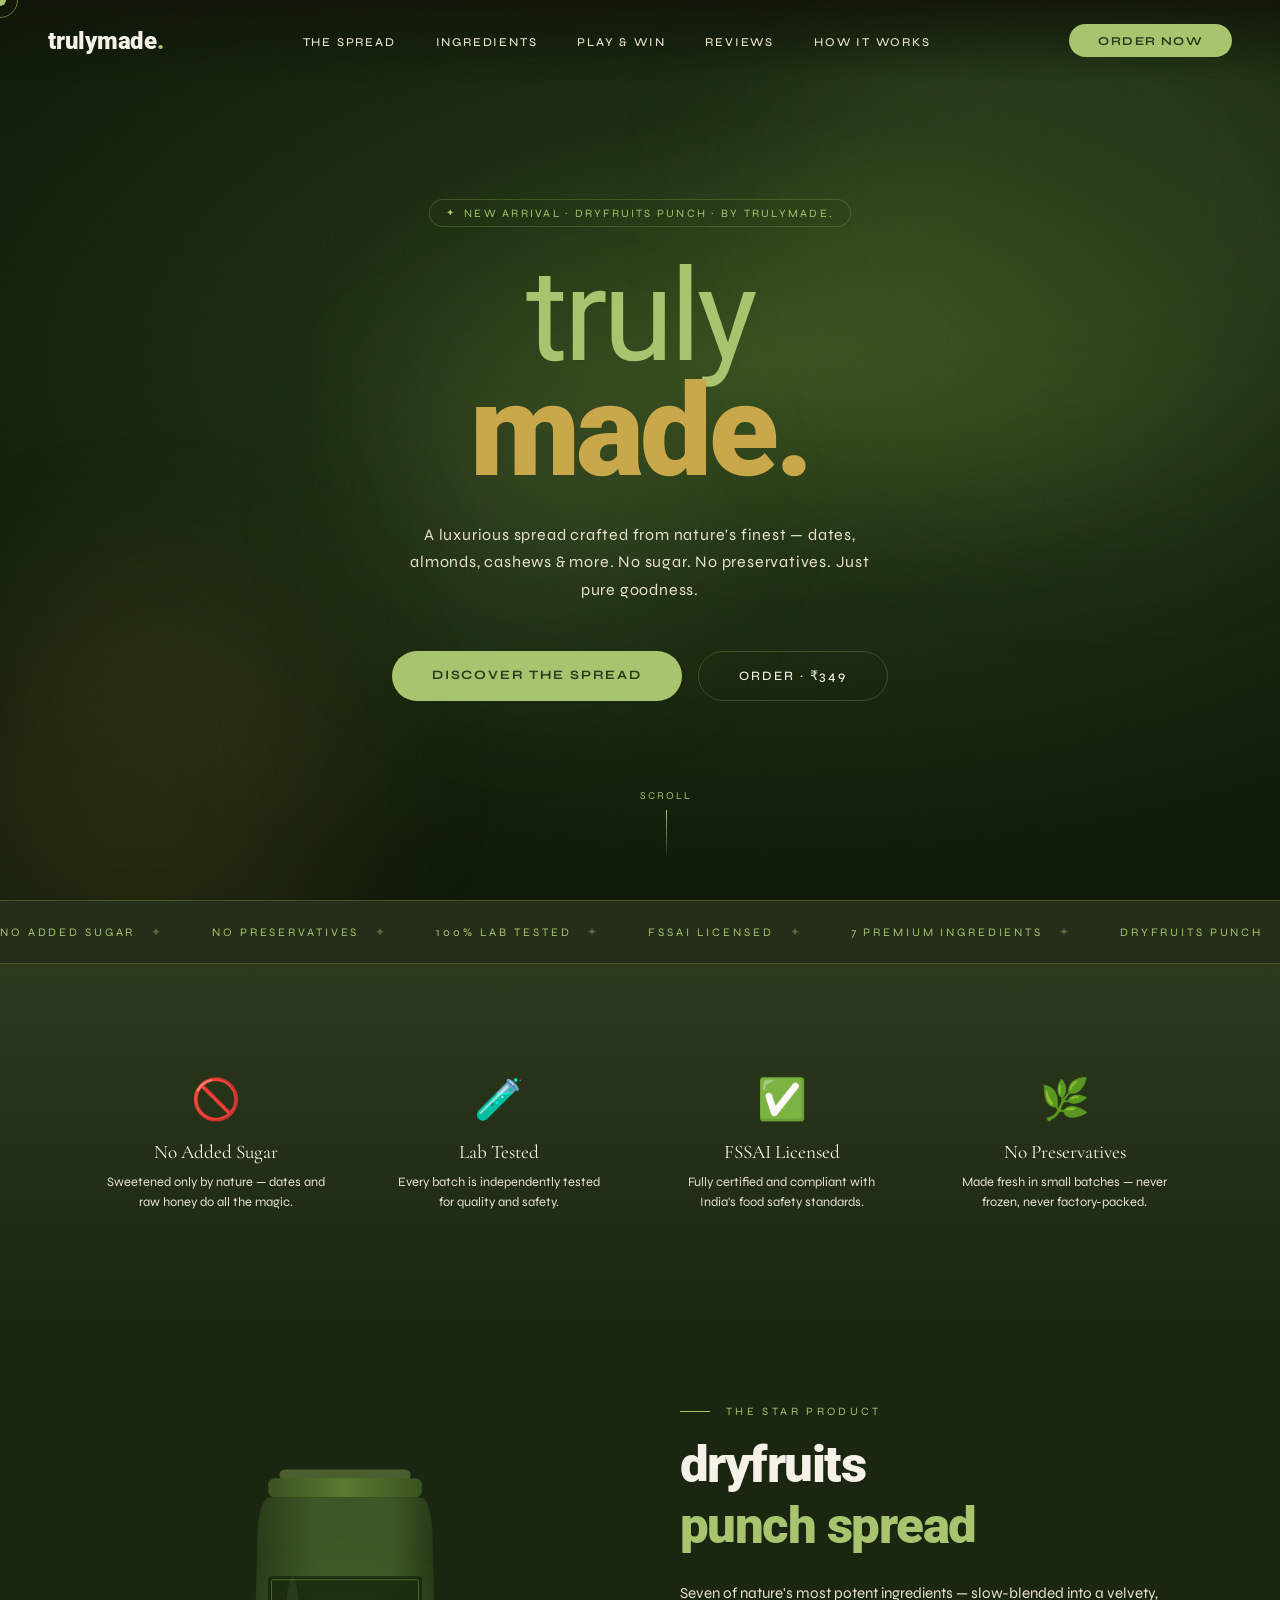
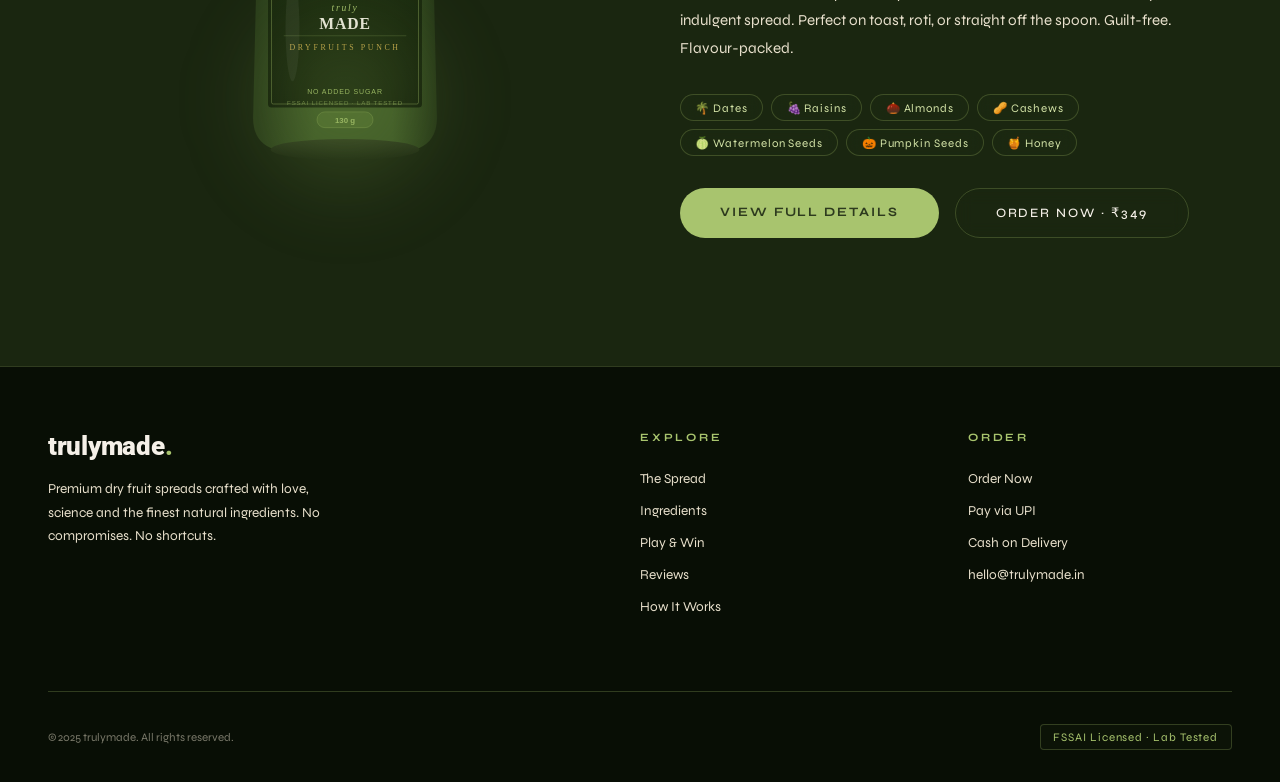
<file: index.html>
<!DOCTYPE html>
<html lang="en">
<head>
   <!-- Google Tag Manager -->
<script>(function(w,d,s,l,i){w[l]=w[l]||[];w[l].push({'gtm.start':
new Date().getTime(),event:'gtm.js'});var f=d.getElementsByTagName(s)[0],
j=d.createElement(s),dl=l!='dataLayer'?'&l='+l:'';j.async=true;j.src=
'https://www.googletagmanager.com/gtm.js?id='+i+dl;f.parentNode.insertBefore(j,f);
})(window,document,'script','dataLayer','GTM-52VMQ9FN');</script>
<!-- End Google Tag Manager -->
</script>
    <meta charset="UTF-8">
    <meta name="viewport" content="width=device-width, initial-scale=1.0">
    <title>trulymade. — Premium Dry Fruit Spread</title>
    <link rel="preconnect" href="https://fonts.googleapis.com">
    <link href="https://fonts.googleapis.com/css2?family=Cormorant+Garamond:ital,wght@0,300;0,400;0,600;1,300;1,400&family=Syne:wght@400;500;700;800&family=DM+Mono:wght@300;400&family=Roboto:wght@400;700;900&display=swap" rel="stylesheet">
    <link rel="stylesheet" href="shared.css">
    <style>
        /* HERO */
        #hero { min-height:100vh;position:relative;display:flex;align-items:center;justify-content:center;overflow:hidden; }
        .hero-bg { position:absolute;inset:0;background:radial-gradient(ellipse 80% 60% at 60% 40%,#3a5220 0%,#1e2d12 45%,#0f1a08 100%); }
        .hero-orb { position:absolute;border-radius:50%;filter:blur(80px);pointer-events:none; }
        .orb1 { width:600px;height:600px;background:rgba(107,140,62,.18);top:-100px;right:-100px;animation:orbFloat 8s ease-in-out infinite; }
        .orb2 { width:400px;height:400px;background:rgba(201,168,76,.12);bottom:-80px;left:-60px;animation:orbFloat 11s ease-in-out infinite reverse; }
        .orb3 { width:300px;height:300px;background:rgba(168,196,110,.1);top:40%;left:30%;animation:orbFloat 7s ease-in-out infinite 2s; }
        .hero-content { position:relative;z-index:2;text-align:center;padding:2rem;max-width:900px; }
        .hero-badge { display:inline-flex;align-items:center;gap:.5rem;background:var(--glass);border:1px solid var(--glass-border);padding:.4rem 1rem;border-radius:100px;font-size:.7rem;letter-spacing:.2em;text-transform:uppercase;color:var(--olive-light);margin-bottom:2rem;backdrop-filter:blur(8px);animation:fadeUp .8s ease both; }
        .hero-badge::before { content:'✦';font-size:.6rem; }
        .hero-title { font-family:'Roboto',sans-serif;font-size:clamp(4rem,10vw,8rem);line-height:.9;font-weight:900;letter-spacing:-.03em;text-transform:lowercase;animation:fadeUp .8s ease .15s both; }
        .hero-title em { font-style:normal;color:var(--olive-light);font-weight:400; }
        .hero-title .accent { display:block;color:var(--gold);font-weight:900; }
        .hero-sub { margin-top:2rem;font-size:1rem;color:var(--cream-dark);letter-spacing:.05em;line-height:1.7;max-width:480px;margin-inline:auto;animation:fadeUp .8s ease .3s both; }
        .hero-actions { margin-top:3rem;display:flex;gap:1rem;justify-content:center;flex-wrap:wrap;animation:fadeUp .8s ease .45s both; }
        .hero-scroll { position:absolute;bottom:2.5rem;left:50%;transform:translateX(-50%);display:flex;flex-direction:column;align-items:center;gap:.5rem;font-size:.65rem;letter-spacing:.2em;text-transform:uppercase;color:var(--olive-light);opacity:.7;z-index:2;animation:fadeUp .8s ease .7s both; }
        .scroll-line { width:1px;height:50px;background:linear-gradient(to bottom,var(--olive-light),transparent);animation:scrollAnim 2s ease-in-out infinite; }
        @keyframes scrollAnim { 0%{transform:scaleY(0);transform-origin:top}50%{transform:scaleY(1);transform-origin:top}51%{transform-origin:bottom}100%{transform:scaleY(0);transform-origin:bottom} }

        /* PARTICLES */
        .particles { position:absolute;inset:0;pointer-events:none;z-index:1; }
        .particle { position:absolute;border-radius:50%;background:var(--olive-light);opacity:0;animation:particleFloat linear infinite; }
        @keyframes particleFloat { 0%{transform:translateY(100vh) rotate(0deg);opacity:0}10%{opacity:.3}90%{opacity:.15}100%{transform:translateY(-10vh) rotate(720deg);opacity:0} }

        /* FEATURES STRIP */
        .features-strip { padding:5rem 3rem;background:linear-gradient(to bottom,var(--olive-deep),#1a2610);position:relative;z-index:1; }
        .features-grid { display:grid;grid-template-columns:repeat(4,1fr);gap:2rem;max-width:1100px;margin:0 auto; }
        .feature-item { text-align:center;padding:2rem 1rem; }
        .feature-icon { font-size:2.5rem;margin-bottom:1rem; }
        .feature-title { font-family:'Cormorant Garamond',serif;font-size:1.2rem;margin-bottom:.5rem; }
        .feature-desc { font-size:.8rem;color:var(--cream-dark);line-height:1.6; }

        /* PRODUCT PREVIEW */
        .product-preview { padding:5rem 3rem 8rem;background:#1a2610;position:relative;overflow:hidden; }
        .preview-inner { max-width:1100px;margin:0 auto;display:grid;grid-template-columns:1fr 1fr;gap:5rem;align-items:center; }
        .preview-jar { position:relative;display:flex;justify-content:center; }
        .jar-anim { animation:jarFloat 4s ease-in-out infinite; }
        @keyframes jarFloat { 0%,100%{transform:translateY(0)}50%{transform:translateY(-15px)} }
        .jar-glow { position:absolute;width:250px;height:250px;background:radial-gradient(circle,rgba(107,140,62,.4),transparent 70%);bottom:-30px;left:50%;transform:translateX(-50%);filter:blur(30px);border-radius:50%; }
        .preview-content h2 { font-family:'Roboto',sans-serif;font-size:clamp(2rem,4vw,3.5rem);font-weight:900;letter-spacing:-.03em;text-transform:lowercase;margin-bottom:1.5rem; }
        .preview-content h2 em { font-style:normal;color:var(--olive-light); }
        .preview-content p { color:var(--cream-dark);line-height:1.8;margin-bottom:2rem;font-size:.95rem; }
        .pills-row { display:flex;flex-wrap:wrap;gap:.5rem;margin-bottom:2rem; }
        .pill { background:var(--glass);border:1px solid var(--glass-border);padding:.35rem .9rem;border-radius:100px;font-size:.72rem;letter-spacing:.08em;color:var(--olive-pale);backdrop-filter:blur(8px); }
        .preview-cta-row { display:flex;gap:1rem;flex-wrap:wrap; }

        @media(max-width:768px){
            .features-grid{grid-template-columns:1fr 1fr;gap:1rem;}
            .preview-inner{grid-template-columns:1fr;gap:3rem;}
            .features-strip,.product-preview{padding:3rem 1.5rem;}
        }
        @keyframes confettiFall{0%{transform:translateY(-50px) rotate(0);opacity:1}100%{transform:translateY(300px) rotate(720deg);opacity:0}}
    </style>
</head>
<body>
    <!-- Google Tag Manager (noscript) -->
<noscript><iframe src="https://www.googletagmanager.com/ns.html?id=GTM-52VMQ9FN"
height="0" width="0" style="display:none;visibility:hidden"></iframe></noscript>
<!-- End Google Tag Manager (noscript) -->
    <!-- Nav/Footer injected by shared.js -->

    <!-- HERO -->
    <section id="hero">
        <div class="hero-bg"></div>
        <div class="hero-orb orb1"></div>
        <div class="hero-orb orb2"></div>
        <div class="hero-orb orb3"></div>
        <div class="particles" id="particles"></div>
        <div class="hero-content">
            <div class="hero-badge">New Arrival · Dryfruits Punch · by trulymade.</div>
            <h1 class="hero-title">
                <em>truly</em><br>
                <span class="accent">made.</span>
            </h1>
            <p class="hero-sub">A luxurious spread crafted from nature's finest — dates, almonds, cashews &amp; more. No sugar. No preservatives. Just pure goodness.</p>
            <div class="hero-actions">
                <a href="product.html" class="btn-primary"><span>Discover the Spread</span></a>
                <a href="order.html" class="btn-secondary">Order · ₹349</a>
            </div>
        </div>
        <div class="hero-scroll">
            <span>Scroll</span>
            <div class="scroll-line"></div>
        </div>
    </section>

    <!-- MARQUEE -->
    <div class="marquee-section">
        <div class="marquee-track">
            <span class="marquee-item">No Added Sugar</span>
            <span class="marquee-item">No Preservatives</span>
            <span class="marquee-item">100% Lab Tested</span>
            <span class="marquee-item">FSSAI Licensed</span>
            <span class="marquee-item">7 Premium Ingredients</span>
            <span class="marquee-item">Dryfruits Punch</span>
            <span class="marquee-item">130g Jar</span>
            <span class="marquee-item">Handcrafted Goodness</span>
            <span class="marquee-item">No Added Sugar</span>
            <span class="marquee-item">No Preservatives</span>
            <span class="marquee-item">100% Lab Tested</span>
            <span class="marquee-item">FSSAI Licensed</span>
            <span class="marquee-item">7 Premium Ingredients</span>
            <span class="marquee-item">Dryfruits Punch</span>
            <span class="marquee-item">130g Jar</span>
            <span class="marquee-item">Handcrafted Goodness</span>
        </div>
    </div>

    <!-- FEATURES STRIP -->
    <section class="features-strip">
        <div class="features-grid">
            <div class="feature-item reveal">
                <div class="feature-icon">🚫</div>
                <div class="feature-title">No Added Sugar</div>
                <div class="feature-desc">Sweetened only by nature — dates and raw honey do all the magic.</div>
            </div>
            <div class="feature-item reveal" style="transition-delay:.1s">
                <div class="feature-icon">🧪</div>
                <div class="feature-title">Lab Tested</div>
                <div class="feature-desc">Every batch is independently tested for quality and safety.</div>
            </div>
            <div class="feature-item reveal" style="transition-delay:.2s">
                <div class="feature-icon">✅</div>
                <div class="feature-title">FSSAI Licensed</div>
                <div class="feature-desc">Fully certified and compliant with India's food safety standards.</div>
            </div>
            <div class="feature-item reveal" style="transition-delay:.3s">
                <div class="feature-icon">🌿</div>
                <div class="feature-title">No Preservatives</div>
                <div class="feature-desc">Made fresh in small batches — never frozen, never factory-packed.</div>
            </div>
        </div>
    </section>

    <!-- PRODUCT PREVIEW -->
    <section class="product-preview">
        <div class="preview-inner">
            <div class="preview-jar reveal">
                <div class="jar-glow"></div>
                <div class="jar-anim">
                    <svg width="280" height="340" viewBox="0 0 320 380" fill="none" xmlns="http://www.w3.org/2000/svg">
                        <rect x="85" y="18" width="150" height="12" rx="6" fill="#4a5e2f"/>
                        <rect x="72" y="28" width="176" height="22" rx="8" fill="url(#lidGradH)"/>
                        <path d="M72 50 Q62 55 60 90 L55 300 Q54 330 80 338 L240 338 Q266 330 265 300 L260 90 Q258 55 248 50 Z" fill="url(#jarGradH)"/>
                        <rect x="72" y="140" width="176" height="150" rx="4" fill="url(#labelGradH)" opacity=".95"/>
                        <rect x="76" y="144" width="168" height="142" rx="2" fill="none" stroke="rgba(168,196,110,0.4)" stroke-width="1"/>
                        <text x="160" y="180" text-anchor="middle" font-family="Georgia,serif" font-size="11" font-style="italic" fill="#a8c46e" letter-spacing="2">truly</text>
                        <text x="160" y="200" text-anchor="middle" font-family="Georgia,serif" font-size="18" font-weight="bold" fill="#f5f0e8" letter-spacing="1">MADE</text>
                        <line x1="90" y1="208" x2="230" y2="208" stroke="rgba(168,196,110,0.3)" stroke-width=".8"/>
                        <text x="160" y="224" text-anchor="middle" font-family="Georgia,serif" font-size="9" fill="#c9a84c" letter-spacing="3">DRYFRUITS PUNCH</text>
                        <text x="107" y="252" text-anchor="middle" font-size="14">🌰</text>
                        <text x="134" y="252" text-anchor="middle" font-size="14">🍯</text>
                        <text x="160" y="252" text-anchor="middle" font-size="14">🌿</text>
                        <text x="186" y="252" text-anchor="middle" font-size="14">🫐</text>
                        <text x="213" y="252" text-anchor="middle" font-size="14">🌱</text>
                        <text x="160" y="275" text-anchor="middle" font-family="Arial,sans-serif" font-size="8" fill="#a8c46e" letter-spacing="1">NO ADDED SUGAR</text>
                        <text x="160" y="287" text-anchor="middle" font-family="Arial,sans-serif" font-size="7" fill="rgba(168,196,110,0.6)" letter-spacing="1">FSSAI LICENSED · LAB TESTED</text>
                        <rect x="128" y="295" width="64" height="18" rx="9" fill="rgba(107,140,62,0.3)" stroke="rgba(168,196,110,0.4)" stroke-width=".8"/>
                        <text x="160" y="308" text-anchor="middle" font-family="Arial,sans-serif" font-size="9" fill="#a8c46e" font-weight="bold">130 g</text>
                        <ellipse cx="100" cy="200" rx="8" ry="60" fill="rgba(255,255,255,0.06)"/>
                        <ellipse cx="160" cy="338" rx="85" ry="12" fill="url(#bottomGradH)"/>
                        <defs>
                            <linearGradient id="jarGradH" x1="60" y1="0" x2="280" y2="0" gradientUnits="userSpaceOnUse">
                                <stop offset="0%" stop-color="#2a3d1a"/><stop offset="30%" stop-color="#3d5826"/>
                                <stop offset="70%" stop-color="#3d5826"/><stop offset="100%" stop-color="#1e2d12"/>
                            </linearGradient>
                            <linearGradient id="lidGradH" x1="0" y1="0" x2="1" y2="0">
                                <stop offset="0%" stop-color="#3a5220"/><stop offset="50%" stop-color="#5a7a30"/><stop offset="100%" stop-color="#3a5220"/>
                            </linearGradient>
                            <linearGradient id="labelGradH" x1="0" y1="0" x2="0" y2="1">
                                <stop offset="0%" stop-color="#1a2a0e"/><stop offset="100%" stop-color="#0f1a08"/>
                            </linearGradient>
                            <linearGradient id="bottomGradH" x1="0" y1="0" x2="0" y2="1">
                                <stop offset="0%" stop-color="#2d3a1e"/><stop offset="100%" stop-color="#1a2610"/>
                            </linearGradient>
                        </defs>
                    </svg>
                </div>
            </div>
            <div class="preview-content reveal" style="transition-delay:.15s">
                <div class="section-label">The Star Product</div>
                <h2>Dryfruits<br><em>Punch Spread</em></h2>
                <p>Seven of nature's most potent ingredients — slow-blended into a velvety, indulgent spread. Perfect on toast, roti, or straight off the spoon. Guilt-free. Flavour-packed.</p>
                <div class="pills-row">
                    <span class="pill">🌴 Dates</span>
                    <span class="pill">🍇 Raisins</span>
                    <span class="pill">🌰 Almonds</span>
                    <span class="pill">🥜 Cashews</span>
                    <span class="pill">🍈 Watermelon Seeds</span>
                    <span class="pill">🎃 Pumpkin Seeds</span>
                    <span class="pill">🍯 Honey</span>
                </div>
                <div class="preview-cta-row">
                    <a href="product.html" class="btn-primary"><span>View Full Details</span></a>
                    <a href="order.html" class="btn-secondary">Order Now · ₹349</a>
                </div>
            </div>
        </div>
    </section>

    <script src="shared.js"></script>
    <script>
        injectNav('home');

        // Particles
        const container = document.getElementById('particles');
        for (let i = 0; i < 20; i++) {
            const p = document.createElement('div');
            p.className = 'particle';
            const size = Math.random() * 4 + 2;
            p.style.cssText = `width:${size}px;height:${size}px;left:${Math.random()*100}%;animation-duration:${Math.random()*15+10}s;animation-delay:${Math.random()*10}s;`;
            container.appendChild(p);
        }

        // Parallax hero bg
        window.addEventListener('scroll', () => {
            const heroBg = document.querySelector('.hero-bg');
            if (heroBg) heroBg.style.transform = `translateY(${window.scrollY * 0.3}px)`;
        });
    </script>
</body>
</html>
</file>
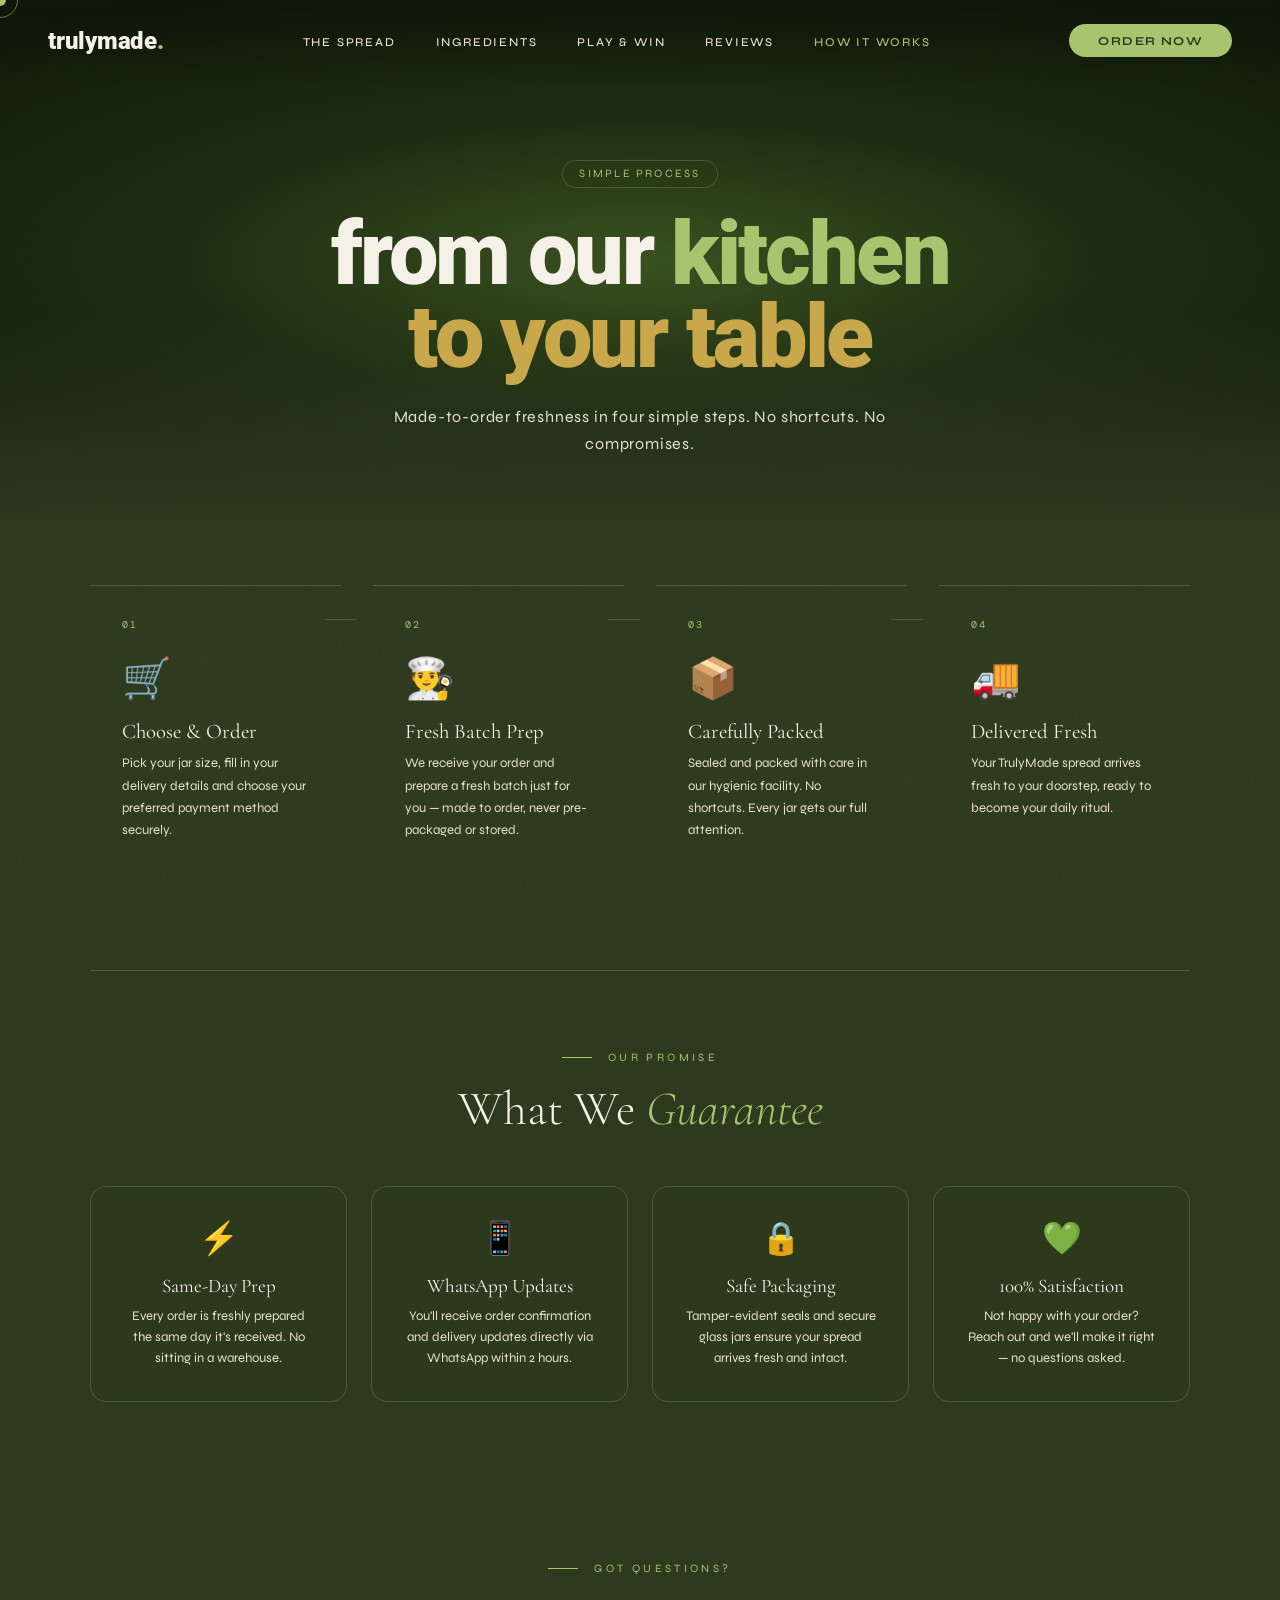
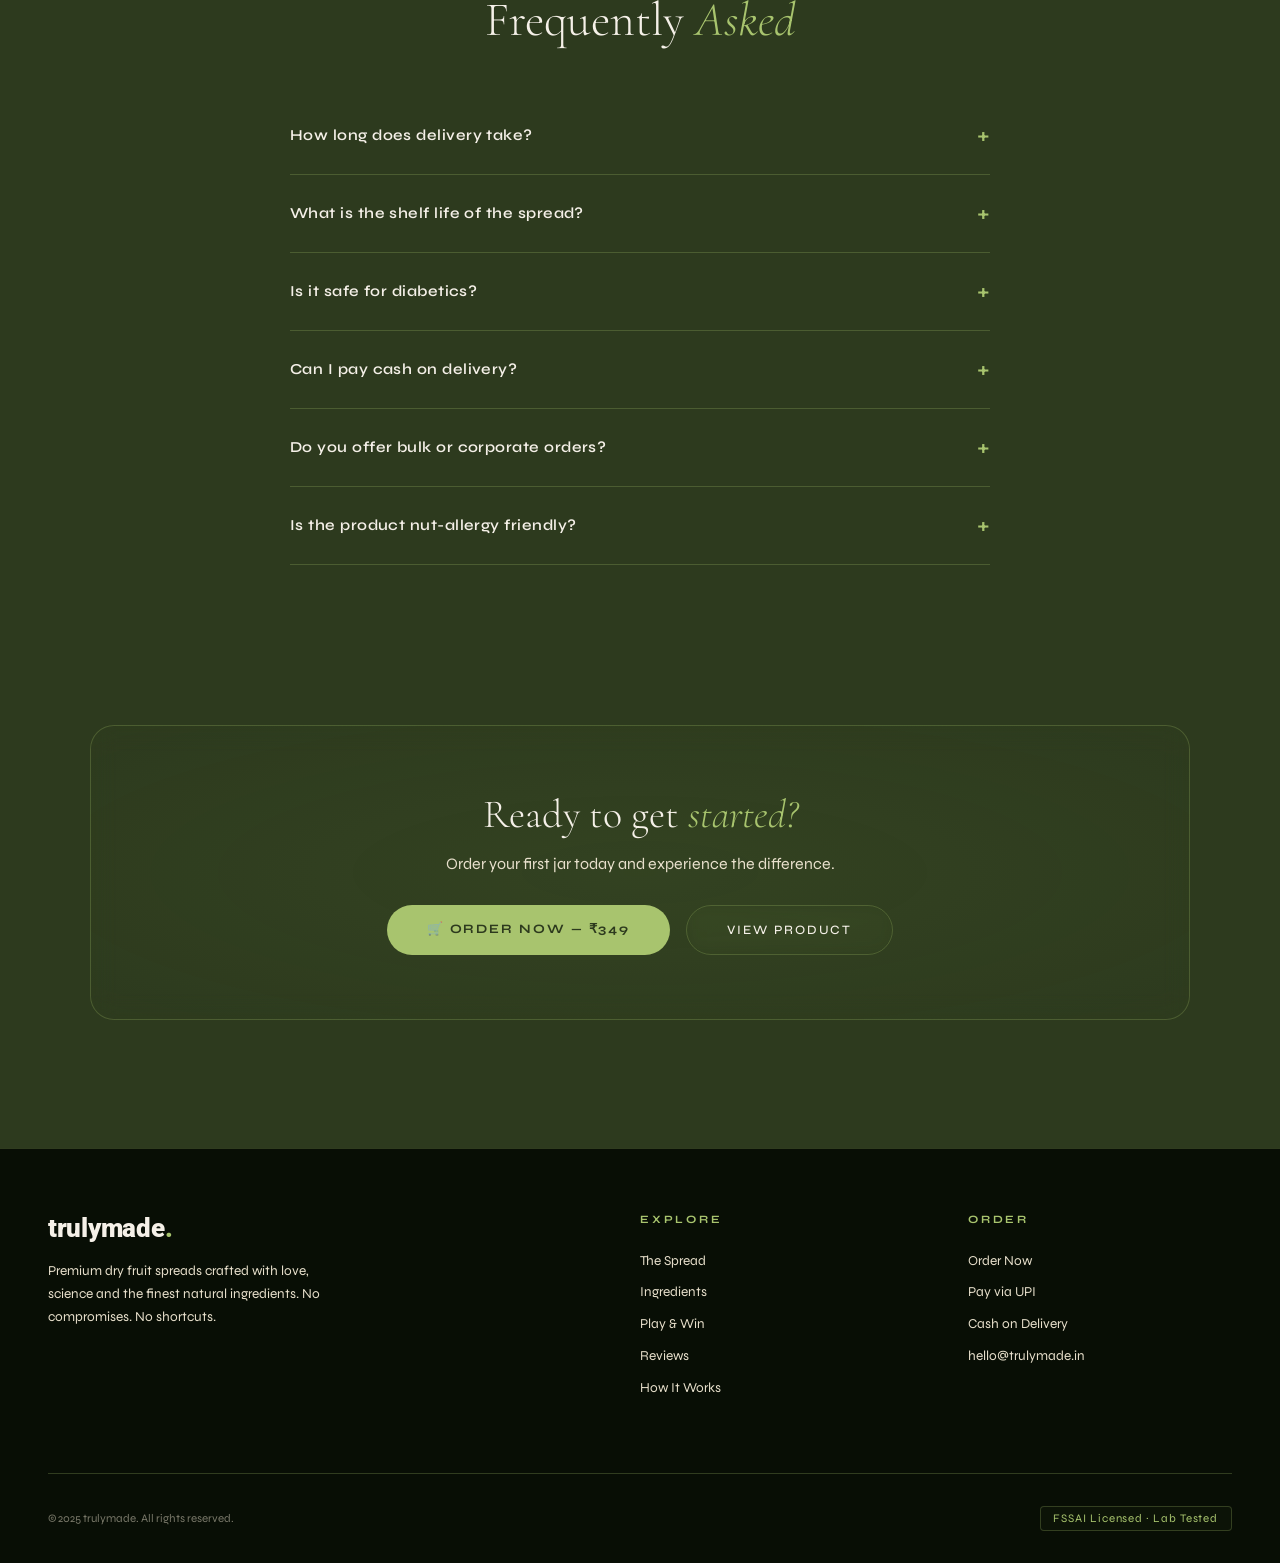
<file: how-it-works.html>
<!DOCTYPE html>
<html lang="en">
<head>
    <!-- Google Tag Manager -->
<script>(function(w,d,s,l,i){w[l]=w[l]||[];w[l].push({'gtm.start':
new Date().getTime(),event:'gtm.js'});var f=d.getElementsByTagName(s)[0],
j=d.createElement(s),dl=l!='dataLayer'?'&l='+l:'';j.async=true;j.src=
'https://www.googletagmanager.com/gtm.js?id='+i+dl;f.parentNode.insertBefore(j,f);
})(window,document,'script','dataLayer','GTM-52VMQ9FN');</script>
<!-- End Google Tag Manager -->
</script>
    <meta charset="UTF-8">
    <meta name="viewport" content="width=device-width, initial-scale=1.0">
    <title>How It Works — trulymade.</title>
    <link rel="preconnect" href="https://fonts.googleapis.com">
    <link href="https://fonts.googleapis.com/css2?family=Cormorant+Garamond:ital,wght@0,300;0,400;0,600;1,300;1,400&family=Syne:wght@400;500;700;800&family=DM+Mono:wght@300;400&family=Roboto:wght@400;700;900&display=swap" rel="stylesheet">
    <link rel="stylesheet" href="shared.css">
    <style>
        .how-section { padding:4rem 3rem 8rem;background:var(--olive-deep); }
        .how-inner { max-width:1100px;margin:0 auto; }

        /* STEPS */
        .steps-grid { display:grid;grid-template-columns:repeat(4,1fr);gap:2rem;margin-bottom:6rem; }
        .step-card { padding:2rem;position:relative;border-top:1px solid var(--glass-border);transition:all .4s; }
        .step-card:hover { background:var(--glass);backdrop-filter:blur(8px);border-radius:16px;border-top-color:var(--olive-light);transform:translateY(-5px); }
        .step-num { font-family:'DM Mono',monospace;font-size:.65rem;color:var(--olive-light);letter-spacing:.2em;margin-bottom:1.5rem; }
        .step-icon { font-size:2.5rem;margin-bottom:1rem; }
        .step-title { font-family:'Cormorant Garamond',serif;font-size:1.3rem;margin-bottom:.5rem; }
        .step-desc { font-size:.82rem;color:var(--cream-dark);line-height:1.7; }
        .step-connector { position:absolute;top:calc(2rem + 1px);right:-1rem;width:2rem;height:1px;background:var(--glass-border); }
        .step-card:last-child .step-connector { display:none; }

        /* PROMISE */
        .promise-section { padding:5rem 0;border-top:1px solid var(--glass-border); }
        .promise-header { text-align:center;margin-bottom:3rem; }
        .promise-header h2 { font-family:'Cormorant Garamond',serif;font-size:clamp(2rem,4vw,3rem);font-weight:300; }
        .promise-grid { display:grid;grid-template-columns:repeat(auto-fit,minmax(250px,1fr));gap:1.5rem; }
        .promise-card { padding:2rem;background:var(--glass);border:1px solid var(--glass-border);backdrop-filter:blur(8px);border-radius:16px;text-align:center;transition:all .4s; }
        .promise-card:hover { border-color:var(--olive-light);transform:translateY(-5px); }
        .promise-icon { font-size:2rem;margin-bottom:1rem; }
        .promise-title { font-family:'Cormorant Garamond',serif;font-size:1.2rem;margin-bottom:.5rem; }
        .promise-desc { font-size:.82rem;color:var(--cream-dark);line-height:1.6; }

        /* FAQ */
        .faq-section { padding:5rem 0; }
        .faq-header { text-align:center;margin-bottom:3rem; }
        .faq-header h2 { font-family:'Cormorant Garamond',serif;font-size:clamp(2rem,4vw,3rem);font-weight:300; }
        .faq-list { max-width:700px;margin:0 auto; }
        .faq-item { border-bottom:1px solid var(--glass-border);padding:1.5rem 0;cursor:pointer; }
        .faq-q { display:flex;justify-content:space-between;align-items:center;font-size:.95rem;font-weight:600;letter-spacing:.03em; }
        .faq-toggle { color:var(--olive-light);font-size:1.5rem;transition:transform .3s; }
        .faq-item.open .faq-toggle { transform:rotate(45deg); }
        .faq-a { max-height:0;overflow:hidden;transition:max-height .4s ease;color:var(--cream-dark);line-height:1.8;font-size:.88rem; }
        .faq-item.open .faq-a { max-height:200px;padding-top:1rem; }

        .cta-section { text-align:center;padding:4rem;background:radial-gradient(ellipse 80% 80% at 50% 50%,rgba(107,140,62,.1),transparent);border:1px solid var(--glass-border);border-radius:24px;backdrop-filter:blur(12px);margin-top:5rem; }
        .cta-section h3 { font-family:'Cormorant Garamond',serif;font-size:2.5rem;font-weight:300;margin-bottom:1rem; }

        @keyframes confettiFall{0%{transform:translateY(-50px) rotate(0);opacity:1}100%{transform:translateY(300px) rotate(720deg);opacity:0}}
        @media(max-width:768px){
            .steps-grid{grid-template-columns:1fr 1fr;gap:1rem;}
            .step-connector{display:none;}
            .how-section{padding:3rem 1.5rem;}
        }
    </style>
</head>
<body>
    <!-- Google Tag Manager (noscript) -->
<noscript><iframe src="https://www.googletagmanager.com/ns.html?id=GTM-52VMQ9FN"
height="0" width="0" style="display:none;visibility:hidden"></iframe></noscript>
<!-- End Google Tag Manager (noscript) -->
    <section class="page-banner">
        <div style="position:absolute;inset:0;background:radial-gradient(ellipse 80% 60% at 50% 50%,#3a5220 0%,#1e2d12 45%,#0f1a08 100%)"></div>
        <div class="page-banner-content">
            <div class="page-badge">Simple Process</div>
            <h1 class="page-title">From Our <em>Kitchen</em><br><span class="accent">To Your Table</span></h1>
            <p class="page-sub">Made-to-order freshness in four simple steps. No shortcuts. No compromises.</p>
        </div>
    </section>

    <section class="how-section">
        <div class="how-inner">
            <div class="steps-grid">
                <div class="step-card reveal">
                    <div class="step-connector"></div>
                    <div class="step-num">01</div>
                    <div class="step-icon">🛒</div>
                    <div class="step-title">Choose & Order</div>
                    <div class="step-desc">Pick your jar size, fill in your delivery details and choose your preferred payment method securely.</div>
                </div>
                <div class="step-card reveal" style="transition-delay:.1s">
                    <div class="step-connector"></div>
                    <div class="step-num">02</div>
                    <div class="step-icon">👨‍🍳</div>
                    <div class="step-title">Fresh Batch Prep</div>
                    <div class="step-desc">We receive your order and prepare a fresh batch just for you — made to order, never pre-packaged or stored.</div>
                </div>
                <div class="step-card reveal" style="transition-delay:.2s">
                    <div class="step-connector"></div>
                    <div class="step-num">03</div>
                    <div class="step-icon">📦</div>
                    <div class="step-title">Carefully Packed</div>
                    <div class="step-desc">Sealed and packed with care in our hygienic facility. No shortcuts. Every jar gets our full attention.</div>
                </div>
                <div class="step-card reveal" style="transition-delay:.3s">
                    <div class="step-num">04</div>
                    <div class="step-icon">🚚</div>
                    <div class="step-title">Delivered Fresh</div>
                    <div class="step-desc">Your TrulyMade spread arrives fresh to your doorstep, ready to become your daily ritual.</div>
                </div>
            </div>

            <!-- PROMISE -->
            <div class="promise-section">
                <div class="promise-header reveal">
                    <div class="section-label" style="justify-content:center">Our Promise</div>
                    <h2>What We <em style="color:var(--olive-light)">Guarantee</em></h2>
                </div>
                <div class="promise-grid">
                    <div class="promise-card reveal">
                        <div class="promise-icon">⚡</div>
                        <div class="promise-title">Same-Day Prep</div>
                        <p class="promise-desc">Every order is freshly prepared the same day it's received. No sitting in a warehouse.</p>
                    </div>
                    <div class="promise-card reveal" style="transition-delay:.1s">
                        <div class="promise-icon">📱</div>
                        <div class="promise-title">WhatsApp Updates</div>
                        <p class="promise-desc">You'll receive order confirmation and delivery updates directly via WhatsApp within 2 hours.</p>
                    </div>
                    <div class="promise-card reveal" style="transition-delay:.2s">
                        <div class="promise-icon">🔒</div>
                        <div class="promise-title">Safe Packaging</div>
                        <p class="promise-desc">Tamper-evident seals and secure glass jars ensure your spread arrives fresh and intact.</p>
                    </div>
                    <div class="promise-card reveal" style="transition-delay:.3s">
                        <div class="promise-icon">💚</div>
                        <div class="promise-title">100% Satisfaction</div>
                        <p class="promise-desc">Not happy with your order? Reach out and we'll make it right — no questions asked.</p>
                    </div>
                </div>
            </div>

            <!-- FAQ -->
            <div class="faq-section">
                <div class="faq-header reveal">
                    <div class="section-label" style="justify-content:center">Got Questions?</div>
                    <h2>Frequently <em style="color:var(--olive-light)">Asked</em></h2>
                </div>
                <div class="faq-list reveal">
                    <div class="faq-item" onclick="toggleFaq(this)">
                        <div class="faq-q"><span>How long does delivery take?</span><span class="faq-toggle">+</span></div>
                        <div class="faq-a">Delivery typically takes 2–5 business days depending on your location. We ship across India. You'll receive tracking updates via WhatsApp.</div>
                    </div>
                    <div class="faq-item" onclick="toggleFaq(this)">
                        <div class="faq-q"><span>What is the shelf life of the spread?</span><span class="faq-toggle">+</span></div>
                        <div class="faq-a">The spread has a shelf life of 4–6 weeks at room temperature and up to 3 months when refrigerated. Always use a clean, dry spoon to maximise freshness.</div>
                    </div>
                    <div class="faq-item" onclick="toggleFaq(this)">
                        <div class="faq-q"><span>Is it safe for diabetics?</span><span class="faq-toggle">+</span></div>
                        <div class="faq-a">Our spread contains zero added sugar and is sweetened only by dates and raw honey. Many of our diabetic customers enjoy it, but we always recommend consulting your doctor for personalised dietary advice.</div>
                    </div>
                    <div class="faq-item" onclick="toggleFaq(this)">
                        <div class="faq-q"><span>Can I pay cash on delivery?</span><span class="faq-toggle">+</span></div>
                        <div class="faq-a">Yes! We offer Cash on Delivery (COD), UPI (GPay, PhonePe), and Bank Transfer / NEFT. Choose your preferred payment method at checkout.</div>
                    </div>
                    <div class="faq-item" onclick="toggleFaq(this)">
                        <div class="faq-q"><span>Do you offer bulk or corporate orders?</span><span class="faq-toggle">+</span></div>
                        <div class="faq-a">Yes, we love bulk orders and gifting sets! Contact us via WhatsApp for corporate gifting, bulk pricing, and custom packaging options.</div>
                    </div>
                    <div class="faq-item" onclick="toggleFaq(this)">
                        <div class="faq-q"><span>Is the product nut-allergy friendly?</span><span class="faq-toggle">+</span></div>
                        <div class="faq-a">Our spread contains almonds and cashews, which are tree nuts. It is not suitable for anyone with nut allergies. Please read the ingredient list carefully before ordering.</div>
                    </div>
                </div>
            </div>

            <div class="cta-section reveal">
                <h3>Ready to get <em style="color:var(--olive-light)">started?</em></h3>
                <p style="color:var(--cream-dark);margin-bottom:2rem">Order your first jar today and experience the difference.</p>
                <div style="display:flex;gap:1rem;justify-content:center;flex-wrap:wrap;">
                    <a href="order.html" class="btn-primary"><span>🛒 Order Now — ₹349</span></a>
                    <a href="product.html" class="btn-secondary">View Product</a>
                </div>
            </div>
        </div>
    </section>

    <script src="shared.js"></script>
    <script>
        injectNav('how');
        function toggleFaq(el){ el.classList.toggle('open'); }
    </script>
</body>
</html>
</file>
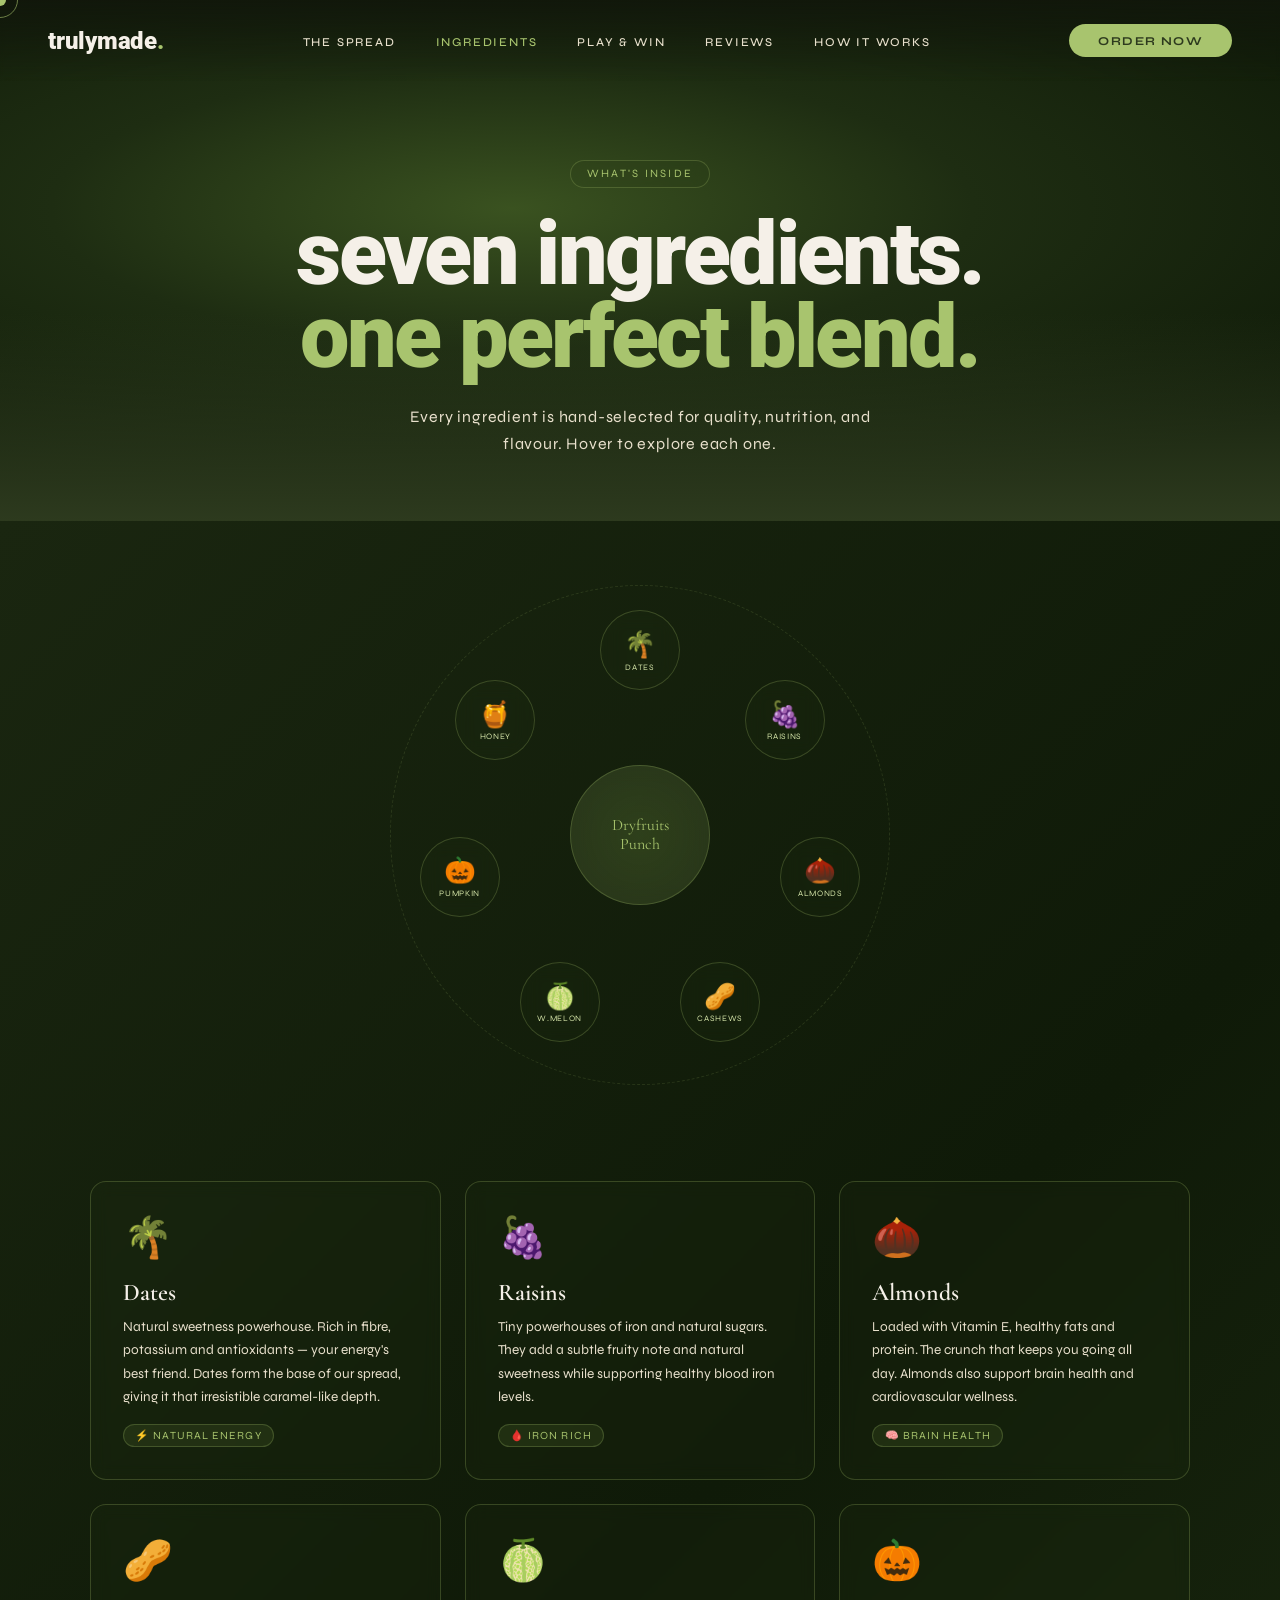
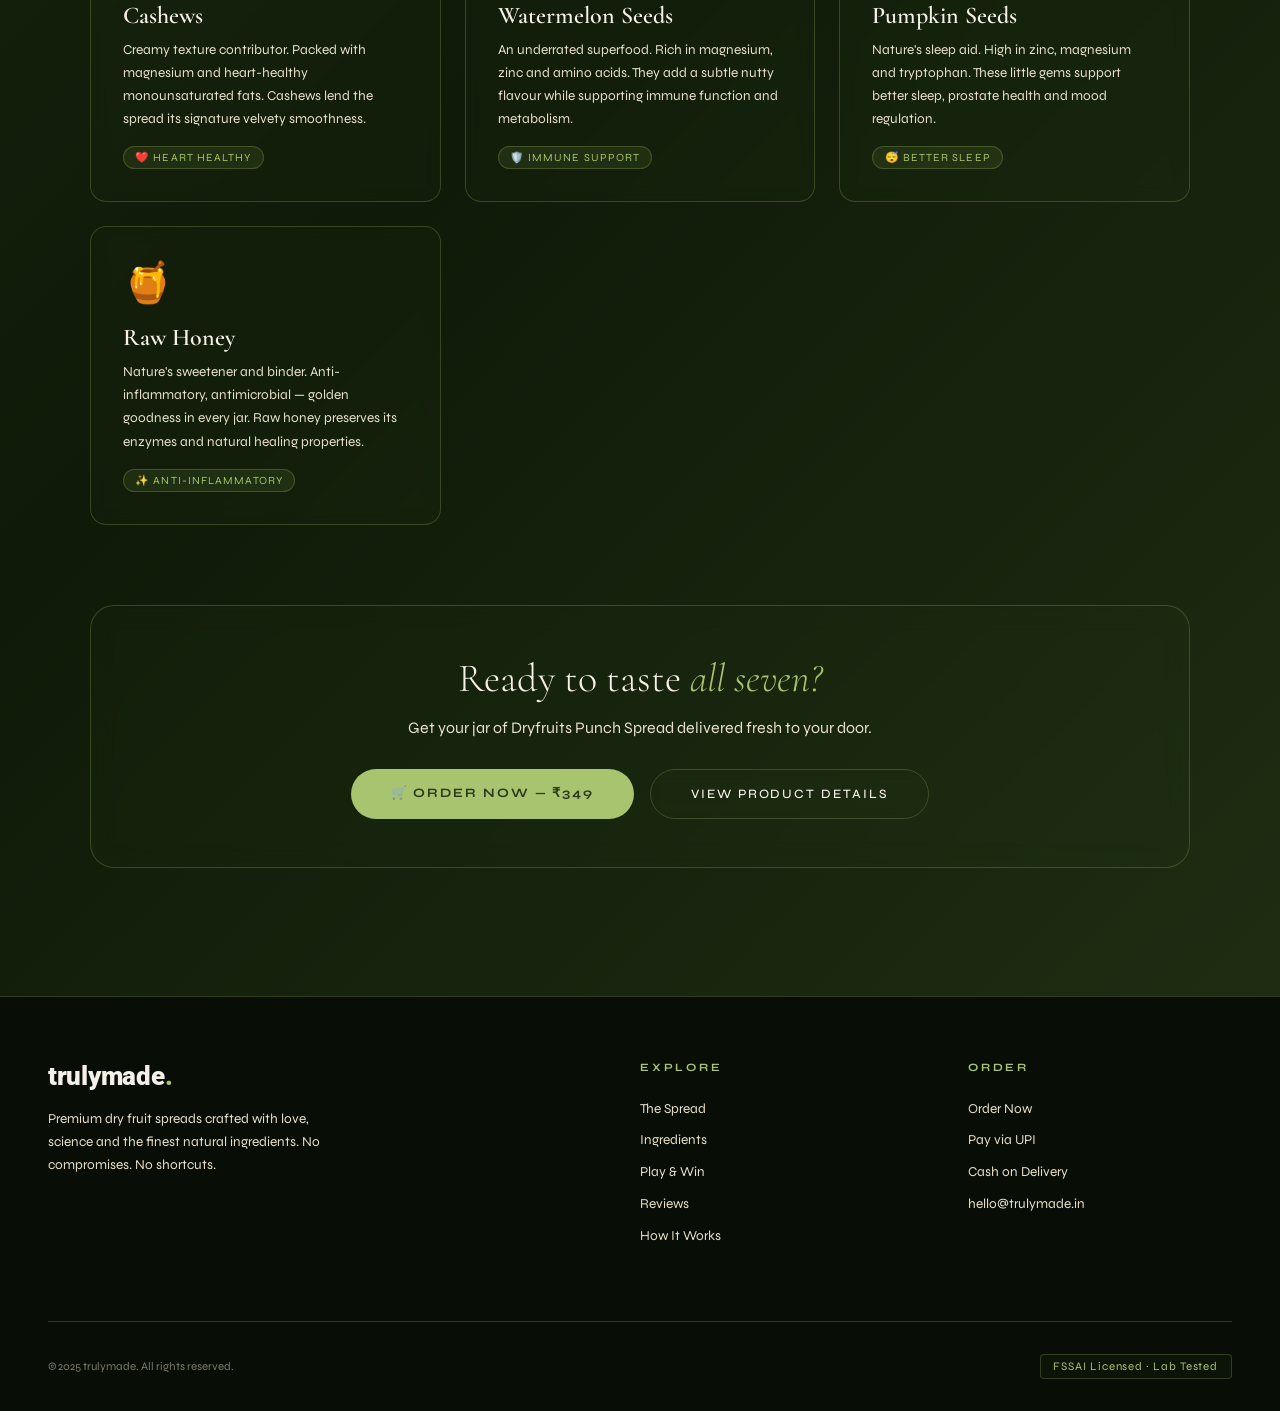
<file: ingredients.html>
<!DOCTYPE html>
<html lang="en">
<head>
 <!-- Google Tag Manager -->
<script>(function(w,d,s,l,i){w[l]=w[l]||[];w[l].push({'gtm.start':
new Date().getTime(),event:'gtm.js'});var f=d.getElementsByTagName(s)[0],
j=d.createElement(s),dl=l!='dataLayer'?'&l='+l:'';j.async=true;j.src=
'https://www.googletagmanager.com/gtm.js?id='+i+dl;f.parentNode.insertBefore(j,f);
})(window,document,'script','dataLayer','GTM-52VMQ9FN');</script>
<!-- End Google Tag Manager -->
</script>
    <meta charset="UTF-8">
    <meta name="viewport" content="width=device-width, initial-scale=1.0">
    <title>Ingredients — trulymade.</title>
    <link rel="preconnect" href="https://fonts.googleapis.com">
    <link href="https://fonts.googleapis.com/css2?family=Cormorant+Garamond:ital,wght@0,300;0,400;0,600;1,300;1,400&family=Syne:wght@400;500;700;800&family=DM+Mono:wght@300;400&family=Roboto:wght@400;700;900&display=swap" rel="stylesheet">
    <link rel="stylesheet" href="shared.css">
    <style>
        .ing-section { padding:4rem 3rem 8rem;background:linear-gradient(135deg,#1a2610 0%,#0f1a08 50%,#1e2d12 100%);position:relative;overflow:hidden; }
        .ing-inner { max-width:1100px;margin:0 auto; }

        /* WHEEL */
        .ingredients-wheel { position:relative;width:500px;height:500px;margin:0 auto 6rem; }
        .wheel-center { position:absolute;top:50%;left:50%;transform:translate(-50%,-50%);width:140px;height:140px;border-radius:50%;background:radial-gradient(circle,rgba(107,140,62,.3),rgba(45,58,30,.8));border:1px solid var(--glass-border);display:flex;flex-direction:column;align-items:center;justify-content:center;text-align:center;backdrop-filter:blur(10px);z-index:10; }
        .wheel-center-text { font-family:'Cormorant Garamond',serif;font-size:1rem;color:var(--olive-light);line-height:1.2; }
        .wheel-ring { position:absolute;inset:0;animation:ringRotate 60s linear infinite;border-radius:50%;border:1px dashed rgba(168,196,110,.15); }
        @keyframes ringRotate { to{transform:rotate(360deg)} }
        .ingredient-node { position:absolute;width:80px;height:80px;border-radius:50%;background:var(--glass);border:1px solid var(--glass-border);backdrop-filter:blur(10px);display:flex;flex-direction:column;align-items:center;justify-content:center;transition:all .4s cubic-bezier(.23,1,.32,1);transform:translate(-50%,-50%); }
        .ingredient-node:hover { background:rgba(107,140,62,.25);border-color:var(--olive-light);transform:translate(-50%,-50%) scale(1.2);z-index:5; }
        .ing-emoji { font-size:1.6rem; }
        .ing-name { font-size:.52rem;letter-spacing:.08em;text-transform:uppercase;color:var(--olive-pale);margin-top:.1rem; }

        /* CARDS */
        .ing-cards { display:grid;grid-template-columns:repeat(auto-fit,minmax(300px,1fr));gap:1.5rem; }
        .ing-card { padding:2rem;background:var(--glass);border:1px solid var(--glass-border);backdrop-filter:blur(8px);border-radius:16px;transition:all .4s; }
        .ing-card:hover { border-color:var(--olive-light);transform:translateY(-5px); }
        .ing-card-emoji { font-size:2.5rem;margin-bottom:1rem; }
        .ing-card-name { font-family:'Cormorant Garamond',serif;font-size:1.5rem;font-weight:600;margin-bottom:.5rem; }
        .ing-card-desc { font-size:.85rem;color:var(--cream-dark);line-height:1.7; }
        .ing-card-benefit { margin-top:1rem;display:inline-block;background:rgba(107,140,62,.15);border:1px solid var(--glass-border);padding:.25rem .7rem;border-radius:100px;font-size:.68rem;letter-spacing:.1em;text-transform:uppercase;color:var(--olive-light); }

        .cta-section { text-align:center;margin-top:5rem;padding:3rem;background:var(--glass);border:1px solid var(--glass-border);border-radius:24px;backdrop-filter:blur(12px); }
        .cta-section h3 { font-family:'Cormorant Garamond',serif;font-size:2.5rem;font-weight:300;margin-bottom:1rem; }
        .cta-section p { color:var(--cream-dark);margin-bottom:2rem; }

        @keyframes confettiFall{0%{transform:translateY(-50px) rotate(0);opacity:1}100%{transform:translateY(300px) rotate(720deg);opacity:0}}
        @media(max-width:768px){
            .ingredients-wheel{width:320px;height:320px;}
            .ingredient-node{width:60px;height:60px;}
            .ing-emoji{font-size:1.2rem;}
            .ing-section{padding:3rem 1.5rem;}
        }
    </style>
</head>
<body>
    <!-- Google Tag Manager (noscript) -->
<noscript><iframe src="https://www.googletagmanager.com/ns.html?id=GTM-52VMQ9FN"
height="0" width="0" style="display:none;visibility:hidden"></iframe></noscript>
<!-- End Google Tag Manager (noscript) -->
    <section class="page-banner">
        <div style="position:absolute;inset:0;background:radial-gradient(ellipse 80% 60% at 40% 40%,#3a5220 0%,#1e2d12 45%,#0f1a08 100%)"></div>
        <div class="page-banner-content">
            <div class="page-badge">What's Inside</div>
            <h1 class="page-title">Seven Ingredients.<br><em>One Perfect Blend.</em></h1>
            <p class="page-sub">Every ingredient is hand-selected for quality, nutrition, and flavour. Hover to explore each one.</p>
        </div>
    </section>

    <section class="ing-section">
        <div class="ing-inner">
            <div class="ingredients-wheel reveal" id="wheelViz">
                <div class="wheel-ring"></div>
                <div class="wheel-center">
                    <div class="wheel-center-text">Dryfruits<br>Punch</div>
                </div>
            </div>

            <div class="ing-cards">
                <div class="ing-card reveal">
                    <div class="ing-card-emoji">🌴</div>
                    <div class="ing-card-name">Dates</div>
                    <p class="ing-card-desc">Natural sweetness powerhouse. Rich in fibre, potassium and antioxidants — your energy's best friend. Dates form the base of our spread, giving it that irresistible caramel-like depth.</p>
                    <span class="ing-card-benefit">⚡ Natural Energy</span>
                </div>
                <div class="ing-card reveal" style="transition-delay:.1s">
                    <div class="ing-card-emoji">🍇</div>
                    <div class="ing-card-name">Raisins</div>
                    <p class="ing-card-desc">Tiny powerhouses of iron and natural sugars. They add a subtle fruity note and natural sweetness while supporting healthy blood iron levels.</p>
                    <span class="ing-card-benefit">🩸 Iron Rich</span>
                </div>
                <div class="ing-card reveal" style="transition-delay:.2s">
                    <div class="ing-card-emoji">🌰</div>
                    <div class="ing-card-name">Almonds</div>
                    <p class="ing-card-desc">Loaded with Vitamin E, healthy fats and protein. The crunch that keeps you going all day. Almonds also support brain health and cardiovascular wellness.</p>
                    <span class="ing-card-benefit">🧠 Brain Health</span>
                </div>
                <div class="ing-card reveal" style="transition-delay:.3s">
                    <div class="ing-card-emoji">🥜</div>
                    <div class="ing-card-name">Cashews</div>
                    <p class="ing-card-desc">Creamy texture contributor. Packed with magnesium and heart-healthy monounsaturated fats. Cashews lend the spread its signature velvety smoothness.</p>
                    <span class="ing-card-benefit">❤️ Heart Healthy</span>
                </div>
                <div class="ing-card reveal" style="transition-delay:.1s">
                    <div class="ing-card-emoji">🍈</div>
                    <div class="ing-card-name">Watermelon Seeds</div>
                    <p class="ing-card-desc">An underrated superfood. Rich in magnesium, zinc and amino acids. They add a subtle nutty flavour while supporting immune function and metabolism.</p>
                    <span class="ing-card-benefit">🛡️ Immune Support</span>
                </div>
                <div class="ing-card reveal" style="transition-delay:.2s">
                    <div class="ing-card-emoji">🎃</div>
                    <div class="ing-card-name">Pumpkin Seeds</div>
                    <p class="ing-card-desc">Nature's sleep aid. High in zinc, magnesium and tryptophan. These little gems support better sleep, prostate health and mood regulation.</p>
                    <span class="ing-card-benefit">😴 Better Sleep</span>
                </div>
                <div class="ing-card reveal" style="transition-delay:.3s">
                    <div class="ing-card-emoji">🍯</div>
                    <div class="ing-card-name">Raw Honey</div>
                    <p class="ing-card-desc">Nature's sweetener and binder. Anti-inflammatory, antimicrobial — golden goodness in every jar. Raw honey preserves its enzymes and natural healing properties.</p>
                    <span class="ing-card-benefit">✨ Anti-Inflammatory</span>
                </div>
            </div>

            <div class="cta-section reveal">
                <h3>Ready to taste <em style="color:var(--olive-light)">all seven?</em></h3>
                <p style="color:var(--cream-dark)">Get your jar of Dryfruits Punch Spread delivered fresh to your door.</p>
                <div style="display:flex;gap:1rem;justify-content:center;flex-wrap:wrap;">
                    <a href="order.html" class="btn-primary"><span>🛒 Order Now — ₹349</span></a>
                    <a href="product.html" class="btn-secondary">View Product Details</a>
                </div>
            </div>
        </div>
    </section>

    <script src="shared.js"></script>
    <script>
        injectNav('ingredients');

        // Build ingredient wheel
        const ingredients = [
            {emoji:'🌴',name:'Dates'},{emoji:'🍇',name:'Raisins'},{emoji:'🌰',name:'Almonds'},
            {emoji:'🥜',name:'Cashews'},{emoji:'🍈',name:'W.Melon'},{emoji:'🎃',name:'Pumpkin'},
            {emoji:'🍯',name:'Honey'}
        ];
        const wheel = document.getElementById('wheelViz');
        const isSmall = wheel.offsetWidth < 400;
        const r = isSmall ? 120 : 185;
        ingredients.forEach((ing, i) => {
            const angle = (i / ingredients.length) * Math.PI * 2 - Math.PI / 2;
            const x = 50 + (r / (isSmall?160:250)) * 50 * Math.cos(angle);
            const y = 50 + (r / (isSmall?160:250)) * 50 * Math.sin(angle);
            const node = document.createElement('div');
            node.className = 'ingredient-node';
            node.style.left = x + '%';
            node.style.top = y + '%';
            node.innerHTML = `<span class="ing-emoji">${ing.emoji}</span><span class="ing-name">${ing.name}</span>`;
            wheel.appendChild(node);
        });
    </script>
</body>
</html>
</file>
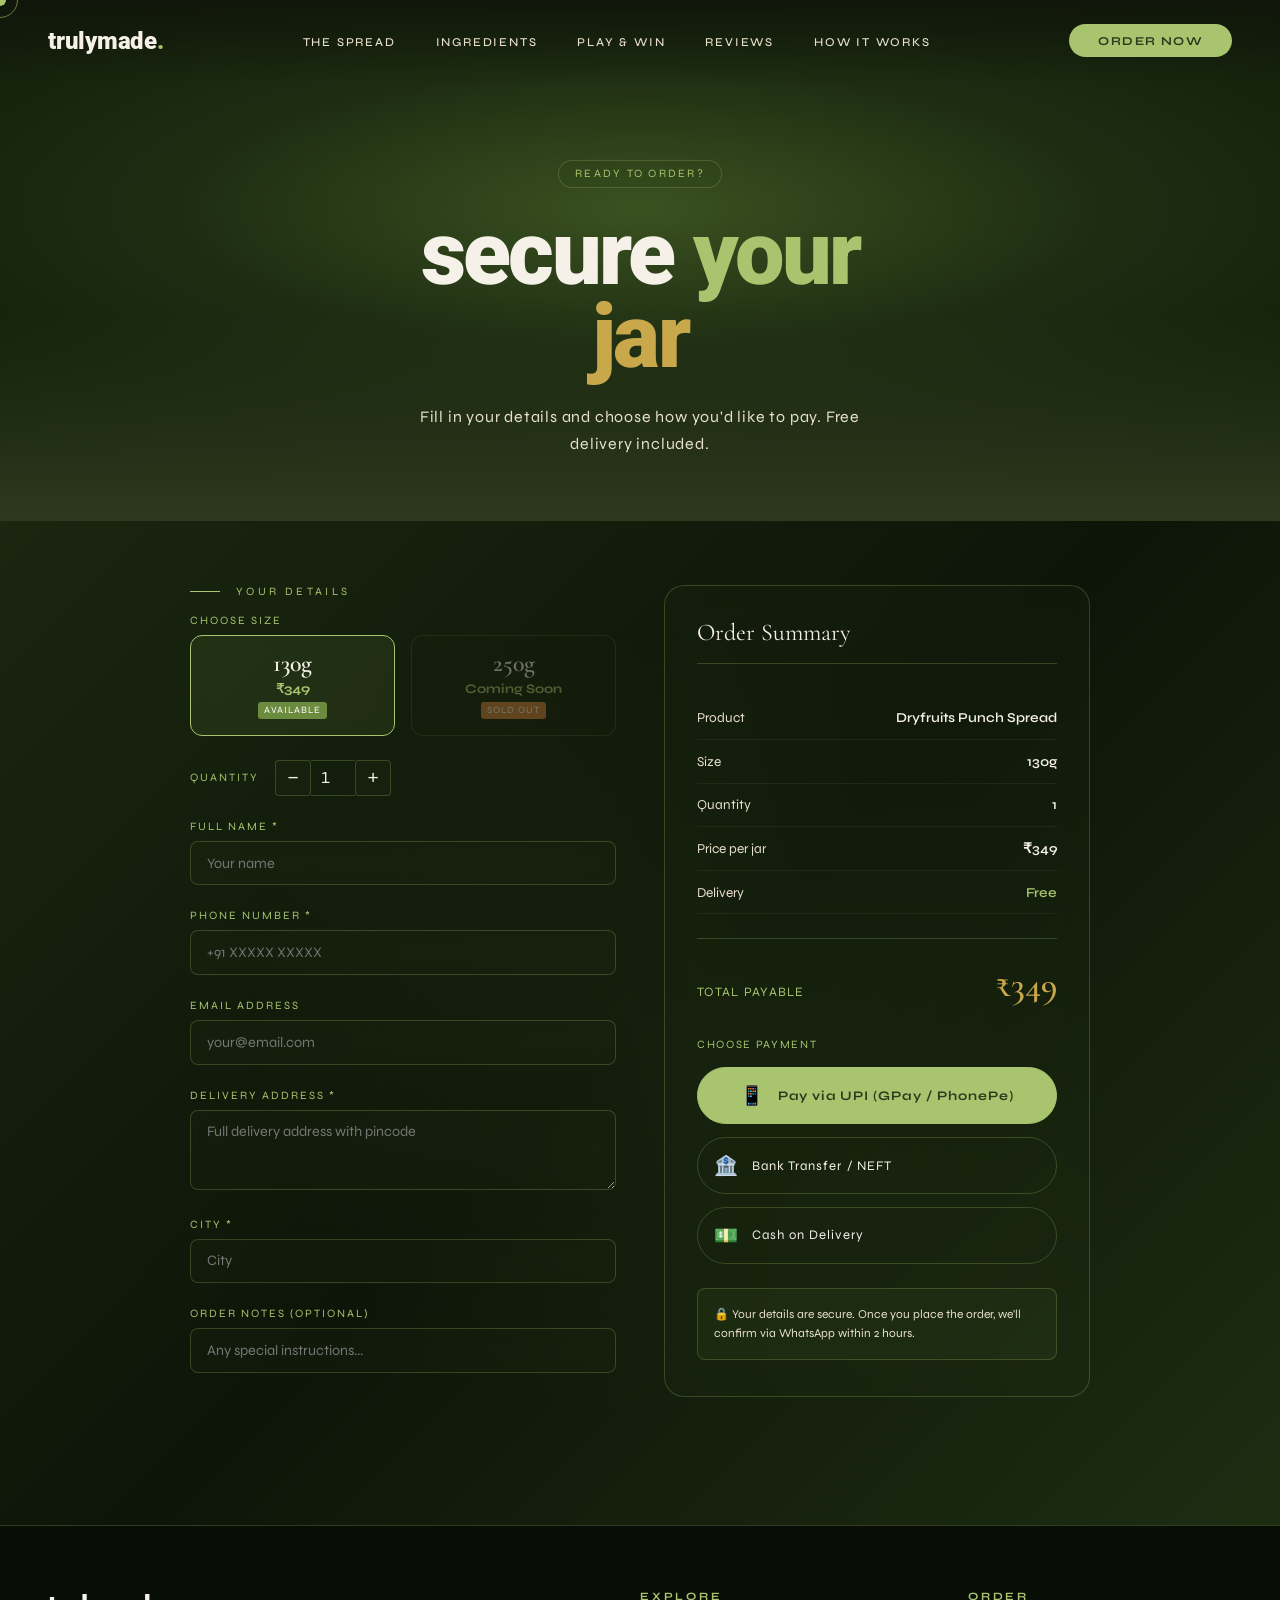
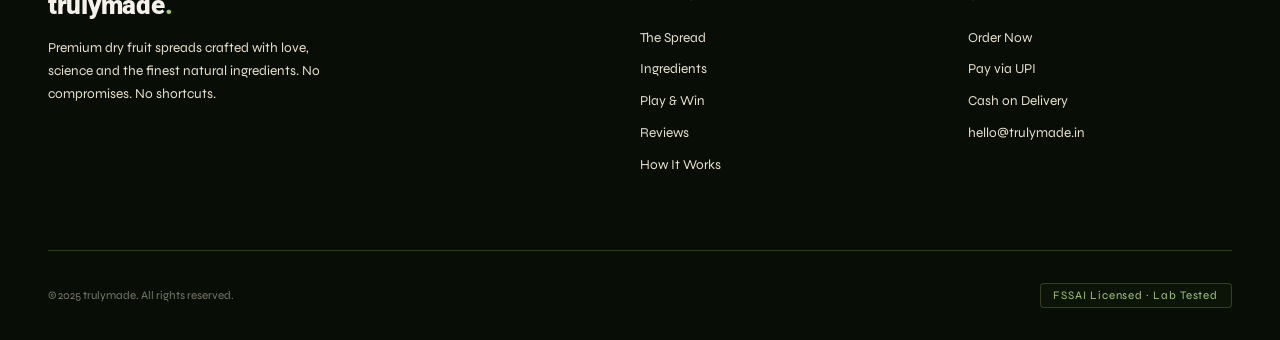
<file: order.html>
<!DOCTYPE html>
<html lang="en">
<head>
  <!-- Google Tag Manager -->
<script>(function(w,d,s,l,i){w[l]=w[l]||[];w[l].push({'gtm.start':
new Date().getTime(),event:'gtm.js'});var f=d.getElementsByTagName(s)[0],
j=d.createElement(s),dl=l!='dataLayer'?'&l='+l:'';j.async=true;j.src=
'https://www.googletagmanager.com/gtm.js?id='+i+dl;f.parentNode.insertBefore(j,f);
})(window,document,'script','dataLayer','GTM-52VMQ9FN');</script>
<!-- End Google Tag Manager -->
</script>
    <meta charset="UTF-8">
    <meta name="viewport" content="width=device-width, initial-scale=1.0">
    <title>Order — trulymade.</title>
    <link rel="preconnect" href="https://fonts.googleapis.com">
    <link href="https://fonts.googleapis.com/css2?family=Cormorant+Garamond:ital,wght@0,300;0,400;0,600;1,300;1,400&family=Syne:wght@400;500;700;800&family=DM+Mono:wght@300;400&family=Roboto:wght@400;700;900&display=swap" rel="stylesheet">
    <link rel="stylesheet" href="shared.css">
    <style>
        .order-section { padding:4rem 3rem 8rem;background:linear-gradient(135deg,#1a2610,#0d1508,#1e2d12);position:relative;overflow:hidden; }
        .order-section::before { content:'';position:absolute;width:800px;height:800px;border-radius:50%;background:radial-gradient(circle,rgba(107,140,62,.08),transparent 70%);top:50%;left:50%;transform:translate(-50%,-50%); }
        .order-container { max-width:900px;margin:0 auto;position:relative;z-index:1; }
        .order-grid { display:grid;grid-template-columns:1fr 1fr;gap:3rem; }

        /* FORM */
        .form-group { margin-bottom:1.5rem; }
        .form-group label { display:block;font-size:.7rem;letter-spacing:.18em;text-transform:uppercase;color:var(--olive-light);margin-bottom:.5rem; }
        .form-group input,.form-group textarea,.form-group select { width:100%;background:var(--glass);border:1px solid var(--glass-border);color:var(--cream);padding:.8rem 1rem;font-family:'Syne',sans-serif;font-size:.9rem;outline:none;transition:border-color .3s;backdrop-filter:blur(8px);border-radius:8px; }
        .form-group input:focus,.form-group textarea:focus { border-color:var(--olive-light);box-shadow:0 0 0 3px rgba(168,196,110,.08); }
        .form-group textarea { resize:vertical;min-height:80px; }
        .form-group select option { background:var(--olive-deep); }

        /* SUMMARY */
        .order-summary-side { background:var(--glass);border:1px solid var(--glass-border);padding:2rem;backdrop-filter:blur(12px);border-radius:20px;position:sticky;top:100px; }
        .summary-title { font-family:'Cormorant Garamond',serif;font-size:1.5rem;margin-bottom:2rem;padding-bottom:1rem;border-bottom:1px solid var(--glass-border); }
        .summary-item { display:flex;justify-content:space-between;align-items:center;padding:.8rem 0;border-bottom:1px solid rgba(168,196,110,.08);font-size:.85rem; }
        .summary-item:last-of-type { border-bottom:none; }
        .summary-item-name { color:var(--cream-dark); }
        .summary-item-val { color:var(--cream);font-weight:600; }
        .summary-total { margin-top:1.5rem;padding-top:1.5rem;border-top:1px solid var(--glass-border);display:flex;justify-content:space-between;align-items:baseline; }
        .summary-total-label { font-size:.8rem;letter-spacing:.1em;text-transform:uppercase;color:var(--olive-light); }
        .summary-total-val { font-family:'Cormorant Garamond',serif;font-size:2.2rem;font-weight:600;color:var(--gold); }

        /* PAYMENT */
        .payment-methods { margin-top:2rem; }
        .payment-label { font-size:.7rem;letter-spacing:.15em;text-transform:uppercase;color:var(--olive-light);margin-bottom:1rem;display:block; }
        .payment-btns { display:flex;flex-direction:column;gap:.8rem; }
        .pay-btn { width:100%;padding:1rem;border:1px solid var(--glass-border);background:transparent;color:var(--cream);font-family:'Syne',sans-serif;font-size:.82rem;letter-spacing:.08em;cursor:pointer;transition:all .3s;display:flex;align-items:center;gap:.8rem;border-radius:50px; }
        .pay-btn:hover { border-color:var(--olive-light);background:rgba(107,140,62,.1); }
        .pay-icon { font-size:1.2rem; }
        .pay-btn.primary-pay { background:var(--olive-light);color:var(--olive-deep);border-color:var(--olive-light);font-weight:700;justify-content:center; }
        .pay-btn.primary-pay:hover { background:var(--gold);border-color:var(--gold); }

        /* SIZE SELECTOR (in form) */
        .size-section { margin-bottom:1.5rem; }
        .size-label { font-size:.7rem;letter-spacing:.18em;text-transform:uppercase;color:var(--olive-light);margin-bottom:.5rem;display:block; }
        .size-options { display:flex;gap:1rem; }
        .size-card { flex:1;border:1px solid var(--glass-border);padding:1rem;cursor:pointer;transition:all .3s;position:relative;background:var(--glass);backdrop-filter:blur(8px);border-radius:12px;text-align:center; }
        .size-card.active { border-color:var(--olive-light);background:rgba(107,140,62,.15); }
        .size-card.unavailable { opacity:.4;pointer-events:none; }
        .size-card input { display:none; }
        .size-weight { font-family:'Cormorant Garamond',serif;font-size:1.5rem;font-weight:600;color:var(--cream);display:block;line-height:1; }
        .size-price { font-size:.82rem;color:var(--olive-light);font-weight:700;margin-top:.3rem;display:block; }
        .size-tag { font-size:.6rem;letter-spacing:.1em;text-transform:uppercase;background:var(--olive-bright);color:white;padding:.15rem .4rem;border-radius:3px;display:inline-block;margin-top:.3rem; }
        .size-tag.sold { background:var(--amber); }
        .qty-row { display:flex;align-items:center;gap:1rem;margin-bottom:1.5rem; }
        .qty-label { font-size:.7rem;letter-spacing:.18em;text-transform:uppercase;color:var(--olive-light); }
        .qty-ctrl { display:flex;align-items:center; }
        .qty-btn { width:36px;height:36px;background:var(--glass);border:1px solid var(--glass-border);color:var(--cream);font-size:1.2rem;cursor:pointer;transition:all .2s;display:flex;align-items:center;justify-content:center;border-radius:4px; }
        .qty-btn:hover { background:rgba(107,140,62,.2);color:var(--olive-light); }
        .qty-num { width:44px;height:36px;background:transparent;border-top:1px solid var(--glass-border);border-bottom:1px solid var(--glass-border);border-left:none;border-right:none;color:var(--cream);font-family:'DM Mono',monospace;font-size:1rem;text-align:center; }

        /* MODAL */
        .modal-overlay { position:fixed;inset:0;background:rgba(0,0,0,.8);backdrop-filter:blur(10px);z-index:1000;display:flex;align-items:center;justify-content:center;opacity:0;pointer-events:none;transition:opacity .4s; }
        .modal-overlay.show { opacity:1;pointer-events:all; }
        .modal { background:var(--olive-deep);border:1px solid var(--olive-light);padding:3rem;max-width:480px;width:90%;text-align:center;border-radius:24px;transform:scale(.9);transition:transform .4s cubic-bezier(.23,1,.32,1);position:relative;overflow:hidden; }
        .modal-overlay.show .modal { transform:scale(1); }
        .modal-icon { font-size:4rem;margin-bottom:1rem;animation:pulse 1s ease infinite; }
        @keyframes pulse { 0%,100%{transform:scale(1)}50%{transform:scale(1.1)} }
        .modal-title { font-family:'Roboto',sans-serif;font-size:2rem;font-weight:900;color:var(--olive-light);margin-bottom:1rem;text-transform:lowercase;letter-spacing:-.02em; }
        .modal-text { color:var(--cream-dark);line-height:1.7;margin-bottom:2rem;font-size:.9rem; }
        .modal-close { background:var(--olive-light);color:var(--olive-deep);border:none;padding:.8rem 2.5rem;font-family:'Syne',sans-serif;font-weight:700;font-size:.8rem;letter-spacing:.12em;text-transform:uppercase;cursor:pointer;transition:all .3s;border-radius:100px; }
        .modal-close:hover { background:var(--gold); }
        @keyframes confettiFall { 0%{transform:translateY(-50px) rotate(0);opacity:1}100%{transform:translateY(300px) rotate(720deg);opacity:0} }

        @media(max-width:768px){
            .order-grid{grid-template-columns:1fr;}
            .order-summary-side{position:static;}
            .order-section{padding:3rem 1.5rem;}
        }
    </style>
</head>
<body>
    <!-- Google Tag Manager (noscript) -->
<noscript><iframe src="https://www.googletagmanager.com/ns.html?id=GTM-52VMQ9FN"
height="0" width="0" style="display:none;visibility:hidden"></iframe></noscript>
<!-- End Google Tag Manager (noscript) -->
    <!-- Success Modal -->
    <div class="modal-overlay" id="successModal">
        <div class="modal" id="modalBox">
            <div class="modal-icon">🎉</div>
            <div class="modal-title">order placed!</div>
            <p class="modal-text" id="modalText"></p>
            <button class="modal-close" onclick="closeModal()">Continue Shopping</button>
        </div>
    </div>

    <section class="page-banner">
        <div style="position:absolute;inset:0;background:radial-gradient(ellipse 80% 60% at 50% 40%,#3a5220 0%,#1e2d12 45%,#0f1a08 100%)"></div>
        <div class="page-banner-content">
            <div class="page-badge">Ready to Order?</div>
            <h1 class="page-title">Secure <em>Your</em><br><span class="accent">Jar</span></h1>
            <p class="page-sub">Fill in your details and choose how you'd like to pay. Free delivery included.</p>
        </div>
    </section>

    <section class="order-section">
        <div class="order-container">
            <div class="order-grid reveal">
                <!-- FORM SIDE -->
                <div class="order-form-side">
                    <div class="section-label">Your Details</div>

                    <!-- SIZE PICK -->
                    <div class="size-section">
                        <span class="size-label">Choose Size</span>
                        <div class="size-options">
                            <label class="size-card active" id="card130" onclick="selectSize(130,349,this)">
                                <input type="radio" name="size" value="130" checked>
                                <span class="size-weight">130g</span>
                                <span class="size-price">₹349</span>
                                <span class="size-tag">Available</span>
                            </label>
                            <label class="size-card unavailable">
                                <input type="radio" name="size" value="250" disabled>
                                <span class="size-weight">250g</span>
                                <span class="size-price">Coming Soon</span>
                                <span class="size-tag sold">Sold Out</span>
                            </label>
                        </div>
                    </div>

                    <!-- QTY -->
                    <div class="qty-row">
                        <span class="qty-label">Quantity</span>
                        <div class="qty-ctrl">
                            <button class="qty-btn" onclick="changeQty(-1)">−</button>
                            <input class="qty-num" type="number" id="qtyInput" value="1" min="1" max="20" readonly>
                            <button class="qty-btn" onclick="changeQty(1)">+</button>
                        </div>
                    </div>

                    <div class="form-group">
                        <label>Full Name *</label>
                        <input type="text" id="fname" placeholder="Your name" required>
                    </div>
                    <div class="form-group">
                        <label>Phone Number *</label>
                        <input type="tel" id="fphone" placeholder="+91 XXXXX XXXXX" required>
                    </div>
                    <div class="form-group">
                        <label>Email Address</label>
                        <input type="email" id="femail" placeholder="your@email.com">
                    </div>
                    <div class="form-group">
                        <label>Delivery Address *</label>
                        <textarea id="faddress" placeholder="Full delivery address with pincode" required></textarea>
                    </div>
                    <div class="form-group">
                        <label>City *</label>
                        <input type="text" id="fcity" placeholder="City">
                    </div>
                    <div class="form-group">
                        <label>Order Notes (optional)</label>
                        <input type="text" id="fnotes" placeholder="Any special instructions...">
                    </div>
                </div>

                <!-- SUMMARY SIDE -->
                <div class="order-summary-side">
                    <div class="summary-title">Order Summary</div>
                    <div class="summary-item">
                        <span class="summary-item-name">Product</span>
                        <span class="summary-item-val">Dryfruits Punch Spread</span>
                    </div>
                    <div class="summary-item">
                        <span class="summary-item-name">Size</span>
                        <span class="summary-item-val" id="sum-size">130g</span>
                    </div>
                    <div class="summary-item">
                        <span class="summary-item-name">Quantity</span>
                        <span class="summary-item-val" id="sum-qty">1</span>
                    </div>
                    <div class="summary-item">
                        <span class="summary-item-name">Price per jar</span>
                        <span class="summary-item-val" id="sum-price">₹349</span>
                    </div>
                    <div class="summary-item">
                        <span class="summary-item-name">Delivery</span>
                        <span class="summary-item-val" style="color:var(--olive-light)">Free</span>
                    </div>
                    <div class="summary-total">
                        <span class="summary-total-label">Total Payable</span>
                        <span class="summary-total-val" id="sum-total">₹349</span>
                    </div>

                    <div class="payment-methods">
                        <span class="payment-label">Choose Payment</span>
                        <div class="payment-btns">
                            <button class="pay-btn primary-pay" onclick="placeOrder('UPI')">
                                <span class="pay-icon">📱</span> Pay via UPI (GPay / PhonePe)
                            </button>
                            <button class="pay-btn" onclick="placeOrder('Bank Transfer')">
                                <span class="pay-icon">🏦</span> Bank Transfer / NEFT
                            </button>
                            <button class="pay-btn" onclick="placeOrder('COD')">
                                <span class="pay-icon">💵</span> Cash on Delivery
                            </button>
                        </div>
                    </div>

                    <div style="margin-top:1.5rem;padding:1rem;background:rgba(107,140,62,.08);border:1px solid var(--glass-border);font-size:.75rem;color:var(--cream-dark);line-height:1.6;border-radius:8px;">
                        🔒 Your details are secure. Once you place the order, we'll confirm via WhatsApp within 2 hours.
                    </div>
                </div>
            </div>
        </div>
    </section>

    <script src="shared.js"></script>
    <script>
        injectNav('order');

        let selSize=130, price=349, qty=1;

        // Read URL params (from product page)
        const params = new URLSearchParams(window.location.search);
        if(params.get('size')) selSize = parseInt(params.get('size'));
        if(params.get('qty')) { qty = parseInt(params.get('qty')); document.getElementById('qtyInput').value = qty; }
        if(params.get('price')) price = parseInt(params.get('price'));
        updateSummary();

        function selectSize(size, p, el) {
            document.querySelectorAll('.size-card').forEach(c => c.classList.remove('active'));
            el.classList.add('active');
            selSize = size; price = p;
            updateSummary();
        }

        function changeQty(d) {
            qty = Math.max(1, Math.min(20, qty + d));
            document.getElementById('qtyInput').value = qty;
            updateSummary();
        }

        function updateSummary() {
            const total = price * qty;
            document.getElementById('sum-size').textContent = selSize + 'g';
            document.getElementById('sum-qty').textContent = qty;
            document.getElementById('sum-price').textContent = '₹' + price;
            document.getElementById('sum-total').textContent = '₹' + total;
        }

        function placeOrder(method) {
            const name = document.getElementById('fname').value.trim();
            const phone = document.getElementById('fphone').value.trim();
            const address = document.getElementById('faddress').value.trim();
            const city = document.getElementById('fcity').value.trim();

            if (!name || !phone || !address || !city) {
                alert('Please fill in all required fields (Name, Phone, Address, City) before placing your order.');
                return;
            }

            const total = price * qty;
            const orderDetails = { name, phone, address, city, size: selSize+'g', qty, total, method, timestamp: new Date().toLocaleString('en-IN') };
            sendOwnerNotification(orderDetails);

            document.getElementById('modalText').textContent =
                `Thank you, ${name}! 🌿 Your order of ${qty}× TrulyMade Dryfruits Punch (${selSize}g) worth ₹${total} via ${method} is received. We'll confirm on WhatsApp (${phone}) within 2 hours and prepare your fresh batch!`;

            document.getElementById('successModal').classList.add('show');
            launchConfetti(document.getElementById('modalBox'));

            if (method === 'UPI') {
                setTimeout(() => {
                    const upiUrl = `upi://pay?pa=trulymade@upi&pn=TrulyMade&am=${total}&cu=INR&tn=TrulyMade Order-${name}`;
                    window.location.href = upiUrl;
                }, 1500);
            }
        }

        function sendOwnerNotification(order) {
            const msg = encodeURIComponent(
                `🛍️ NEW ORDER — TrulyMade\n\n👤 Name: ${order.name}\n📞 Phone: ${order.phone}\n📦 Product: Dryfruits Punch (${order.size}) × ${order.qty}\n💰 Total: ₹${order.total}\n💳 Payment: ${order.method}\n📍 Address: ${order.address}, ${order.city}\n🕐 Time: ${order.timestamp}\n\n✅ Please prepare the next batch!`
            );
            console.log('Owner WA:', `https://wa.me/919999999999?text=${msg}`);
            const orders = JSON.parse(localStorage.getItem('tm_orders') || '[]');
            orders.push(order);
            localStorage.setItem('tm_orders', JSON.stringify(orders));
        }

        function closeModal() { document.getElementById('successModal').classList.remove('show'); }
    </script>
</body>
</html>
</file>
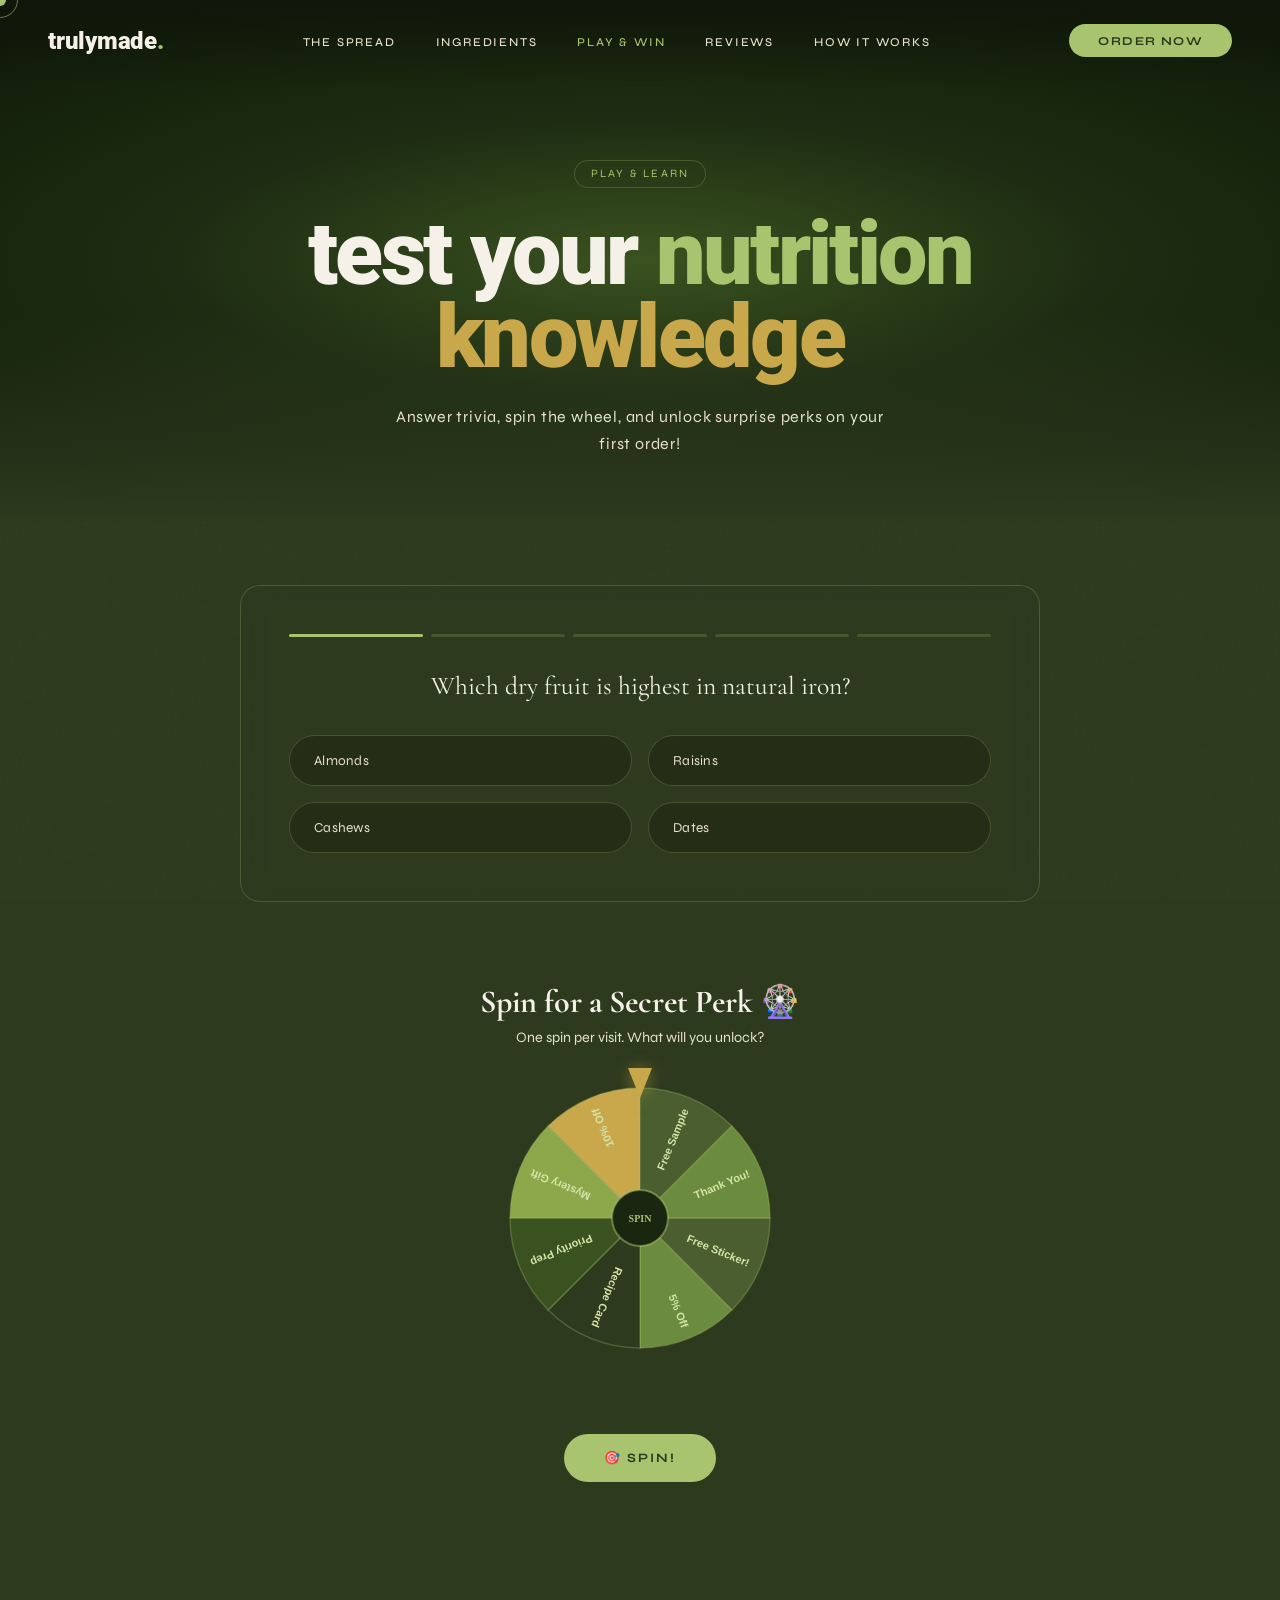
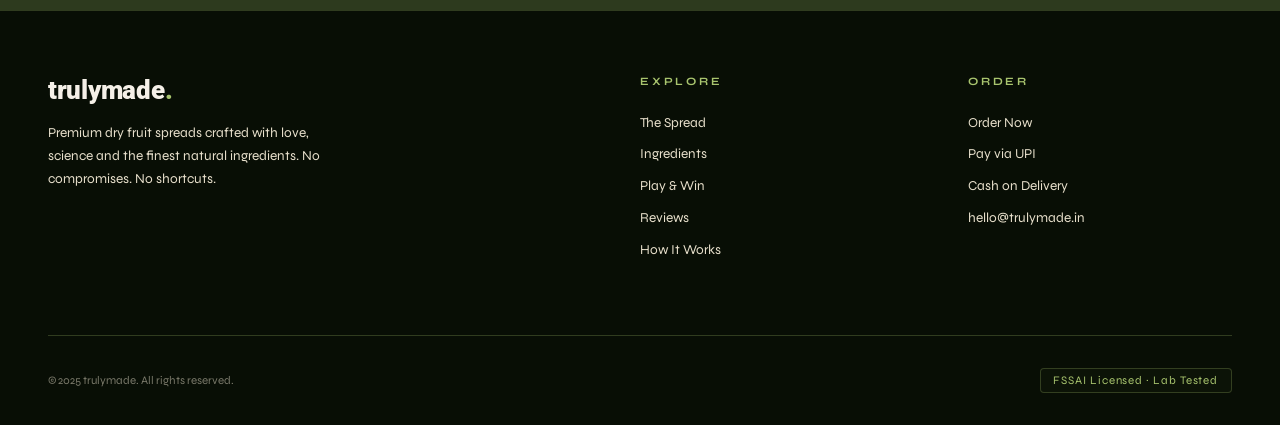
<file: play.html>
<!DOCTYPE html>
<html lang="en">
<head>
   <!-- Google Tag Manager -->
<script>(function(w,d,s,l,i){w[l]=w[l]||[];w[l].push({'gtm.start':
new Date().getTime(),event:'gtm.js'});var f=d.getElementsByTagName(s)[0],
j=d.createElement(s),dl=l!='dataLayer'?'&l='+l:'';j.async=true;j.src=
'https://www.googletagmanager.com/gtm.js?id='+i+dl;f.parentNode.insertBefore(j,f);
})(window,document,'script','dataLayer','GTM-52VMQ9FN');</script>
<!-- End Google Tag Manager -->
</script>
    <meta charset="UTF-8">
    <meta name="viewport" content="width=device-width, initial-scale=1.0">
    <title>Play & Win — trulymade.</title>
    <link rel="preconnect" href="https://fonts.googleapis.com">
    <link href="https://fonts.googleapis.com/css2?family=Cormorant+Garamond:ital,wght@0,300;0,400;0,600;1,300;1,400&family=Syne:wght@400;500;700;800&family=DM+Mono:wght@300;400&family=Roboto:wght@400;700;900&display=swap" rel="stylesheet">
    <link rel="stylesheet" href="shared.css">
    <style>
        .play-section { padding:4rem 3rem 8rem;background:var(--olive-deep);text-align:center; }
        .play-inner { max-width:800px;margin:0 auto; }

        /* QUIZ */
        .quiz-container { background:var(--glass);border:1px solid var(--glass-border);padding:3rem;backdrop-filter:blur(12px);border-radius:20px;position:relative;margin-bottom:5rem; }
        .quiz-progress { display:flex;gap:.5rem;margin-bottom:2rem; }
        .quiz-dot { flex:1;height:3px;background:rgba(168,196,110,.2);border-radius:2px;transition:background .3s; }
        .quiz-dot.active { background:var(--olive-light); }
        .quiz-dot.done { background:var(--gold); }
        .quiz-q { font-family:'Cormorant Garamond',serif;font-size:1.6rem;margin-bottom:2rem;line-height:1.3;color:var(--cream); }
        .quiz-options { display:grid;grid-template-columns:1fr 1fr;gap:1rem; }
        .quiz-opt { background:rgba(0,0,0,.2);border:1px solid var(--glass-border);padding:1rem 1.5rem;cursor:pointer;font-family:'Syne',sans-serif;font-size:.85rem;color:var(--cream-dark);text-align:left;transition:all .3s;letter-spacing:.02em;border-radius:50px; }
        .quiz-opt:hover { border-color:var(--olive-light);color:var(--olive-light);background:rgba(107,140,62,.1); }
        .quiz-opt.correct { border-color:var(--olive-light);background:rgba(107,140,62,.2);color:var(--olive-light); }
        .quiz-opt.wrong { border-color:#c45b5b;background:rgba(196,91,91,.1);color:#e08080; }
        .quiz-result { display:none;text-align:center;padding:1rem; }
        .quiz-result.show { display:block; }
        .quiz-score { font-family:'Cormorant Garamond',serif;font-size:4rem;color:var(--gold);font-weight:600; }
        .quiz-result-text { color:var(--cream-dark);margin:1rem 0 2rem;line-height:1.6; }

        /* SPIN WHEEL */
        .spin-section { max-width:700px;margin:0 auto;text-align:center; }
        .spin-section h3 { font-family:'Cormorant Garamond',serif;font-size:2rem;margin-bottom:.5rem; }
        .spin-section p { color:var(--cream-dark);margin-bottom:2rem;font-size:.9rem; }
        .wheel-wrapper { position:relative;display:inline-block; }
        .spin-canvas { display:block; }
        .spin-pointer { position:absolute;top:-10px;left:50%;transform:translateX(-50%);width:0;height:0;border-left:12px solid transparent;border-right:12px solid transparent;border-top:30px solid var(--gold);filter:drop-shadow(0 2px 8px rgba(201,168,76,.5)); }
        .spin-result { margin-top:1.5rem;font-family:'Cormorant Garamond',serif;font-size:1.4rem;color:var(--gold);min-height:2rem; }

        @keyframes confettiFall{0%{transform:translateY(-50px) rotate(0);opacity:1}100%{transform:translateY(300px) rotate(720deg);opacity:0}}
        @media(max-width:768px){
            .quiz-options{grid-template-columns:1fr;}
            .play-section{padding:3rem 1.5rem;}
        }
    </style>
</head>
<body>
    <!-- Google Tag Manager (noscript) -->
<noscript><iframe src="https://www.googletagmanager.com/ns.html?id=GTM-52VMQ9FN"
height="0" width="0" style="display:none;visibility:hidden"></iframe></noscript>
<!-- End Google Tag Manager (noscript) -->
    <section class="page-banner">
        <div style="position:absolute;inset:0;background:radial-gradient(ellipse 80% 60% at 50% 50%,#3a5220 0%,#1e2d12 45%,#0f1a08 100%)"></div>
        <div class="page-banner-content">
            <div class="page-badge">Play & Learn</div>
            <h1 class="page-title">Test Your <em>Nutrition</em><br><span class="accent">Knowledge</span></h1>
            <p class="page-sub">Answer trivia, spin the wheel, and unlock surprise perks on your first order!</p>
        </div>
    </section>

    <section class="play-section">
        <div class="play-inner">
            <div class="quiz-container reveal" id="quizBox">
                <div class="quiz-progress" id="quizProgress"></div>
                <div id="quizContent">
                    <div class="quiz-q" id="quizQuestion"></div>
                    <div class="quiz-options" id="quizOptions"></div>
                </div>
                <div class="quiz-result" id="quizResult">
                    <div class="quiz-score" id="quizScore"></div>
                    <p class="quiz-result-text" id="quizResultText"></p>
                    <button class="btn-primary" onclick="restartQuiz()"><span>Play Again</span></button>
                    <a href="order.html" class="btn-secondary" style="margin-left:1rem">Order Now</a>
                </div>
            </div>

            <div class="spin-section reveal">
                <h3>Spin for a Secret Perk 🎡</h3>
                <p>One spin per visit. What will you unlock?</p>
                <div class="wheel-wrapper">
                    <div class="spin-pointer"></div>
                    <canvas class="spin-canvas" id="spinCanvas" width="280" height="280"></canvas>
                </div>
                <div class="spin-result" id="spinResult"></div>
                <button class="btn-primary" id="spinBtn" style="margin-top:1rem" onclick="spinWheel()"><span>🎯 Spin!</span></button>
            </div>
        </div>
    </section>

    <script src="shared.js"></script>
    <script>
        injectNav('play');

        // QUIZ
        const questions = [
            { q:"Which dry fruit is highest in natural iron?", opts:["Almonds","Raisins","Cashews","Dates"], ans:1 },
            { q:"What makes honey a healthier sweetener than refined sugar?", opts:["It has fewer calories","It contains antioxidants & enzymes","It is artificially sweet","It has zero carbs"], ans:1 },
            { q:"Pumpkin seeds are a great source of which mineral?", opts:["Calcium","Vitamin C","Zinc & Magnesium","Sodium"], ans:2 },
            { q:"What is the primary healthy fat in cashews?", opts:["Saturated fat","Trans fat","Monounsaturated fat","Polyunsaturated fat"], ans:2 },
            { q:"Which ingredient in Dryfruits Punch Spread acts as a natural binder?", opts:["Almonds","Raisins","Raw Honey","Watermelon Seeds"], ans:2 }
        ];
        let current=0,score=0;

        function initQuiz(){
            current=0;score=0;
            document.getElementById('quizContent').style.display='';
            document.getElementById('quizResult').classList.remove('show');
            const prog=document.getElementById('quizProgress');
            prog.innerHTML='';
            questions.forEach((_,i)=>{ const d=document.createElement('div');d.className='quiz-dot';d.id='dot'+i;prog.appendChild(d); });
            showQuestion();
        }

        function showQuestion(){
            const q=questions[current];
            document.getElementById('dot'+current).classList.add('active');
            document.getElementById('quizQuestion').textContent=q.q;
            const opts=document.getElementById('quizOptions');
            opts.innerHTML='';
            q.opts.forEach((opt,i)=>{
                const btn=document.createElement('button');
                btn.className='quiz-opt'; btn.textContent=opt;
                btn.onclick=()=>answerQ(i,btn);
                opts.appendChild(btn);
            });
        }

        function answerQ(i,btn){
            const q=questions[current];
            document.querySelectorAll('.quiz-opt').forEach(b=>b.disabled=true);
            if(i===q.ans){btn.classList.add('correct');score++;}
            else{btn.classList.add('wrong');document.querySelectorAll('.quiz-opt')[q.ans].classList.add('correct');}
            document.getElementById('dot'+current).classList.remove('active');
            document.getElementById('dot'+current).classList.add('done');
            setTimeout(()=>{ current++;if(current<questions.length)showQuestion();else showResult(); },1200);
        }

        function showResult(){
            document.getElementById('quizContent').style.display='none';
            document.getElementById('quizResult').classList.add('show');
            document.getElementById('quizScore').textContent=score+'/'+questions.length;
            const texts=["Keep exploring — your nutrition journey starts now!","Good start! You know your nuts 🥜","Not bad! You're a health-curious soul 🌿","Impressive! You clearly eat well 🌟","Perfect score! You're a true wellness warrior 🏆"];
            document.getElementById('quizResultText').textContent=texts[score]||texts[4];
        }

        function restartQuiz(){initQuiz();}
        initQuiz();

        // SPIN WHEEL
        const spinSegments=[
            {label:'Free Sticker!',color:'#4a5e2f'},{label:'5% Off',color:'#6b8c3e'},
            {label:'Recipe Card',color:'#2d3a1e'},{label:'Priority Prep',color:'#3a5220'},
            {label:'Mystery Gift',color:'#8ca84a'},{label:'10% Off',color:'#c9a84c'},
            {label:'Free Sample',color:'#4a5e2f'},{label:'Thank You!',color:'#6b8c3e'}
        ];
        const canvas=document.getElementById('spinCanvas');
        const ctx=canvas.getContext('2d');
        const cw=canvas.width/2,ch=canvas.height/2,rad=cw-10;
        let spinning=false,currentAngle=0,spinVel=0;

        function drawWheel(angle){
            ctx.clearRect(0,0,canvas.width,canvas.height);
            const segAngle=(Math.PI*2)/spinSegments.length;
            spinSegments.forEach((seg,i)=>{
                const start=angle+i*segAngle,end=start+segAngle;
                ctx.beginPath();ctx.moveTo(cw,ch);ctx.arc(cw,ch,rad,start,end);ctx.closePath();
                ctx.fillStyle=seg.color;ctx.fill();
                ctx.strokeStyle='rgba(168,196,110,0.3)';ctx.lineWidth=1.5;ctx.stroke();
                ctx.save();ctx.translate(cw,ch);ctx.rotate(start+segAngle/2);
                ctx.textAlign='right';ctx.fillStyle='#d4e4a8';ctx.font='bold 11px Syne,sans-serif';
                ctx.fillText(seg.label,rad-12,4);ctx.restore();
            });
            ctx.beginPath();ctx.arc(cw,ch,28,0,Math.PI*2);ctx.fillStyle='#1a2610';ctx.fill();
            ctx.strokeStyle='rgba(168,196,110,0.5)';ctx.lineWidth=2;ctx.stroke();
            ctx.fillStyle='#a8c46e';ctx.font='bold 10px Syne';ctx.textAlign='center';ctx.fillText('SPIN',cw,ch+4);
        }
        drawWheel(0);

        function spinWheel(){
            if(spinning)return;
            spinning=true;
            document.getElementById('spinResult').textContent='';
            document.getElementById('spinBtn').disabled=true;
            spinVel=Math.random()*.2+.25;
            animateSpin();
        }

        function animateSpin(){
            if(spinVel>.001){
                currentAngle+=spinVel;spinVel*=.98;drawWheel(currentAngle);requestAnimationFrame(animateSpin);
            } else {
                spinning=false;
                const segAngle=(Math.PI*2)/spinSegments.length;
                const norm=((currentAngle%(Math.PI*2))+Math.PI*2)%(Math.PI*2);
                const pointed=(Math.PI*2-norm+Math.PI*1.5)%(Math.PI*2);
                const idx=Math.floor(pointed/segAngle)%spinSegments.length;
                document.getElementById('spinResult').textContent='🎊 You won: '+spinSegments[idx].label+' — applied at checkout!';
                document.getElementById('spinBtn').disabled=false;
                document.getElementById('spinBtn').querySelector('span').textContent='🔄 Spin Again';
            }
        }
    </script>
</body>
</html>
</file>
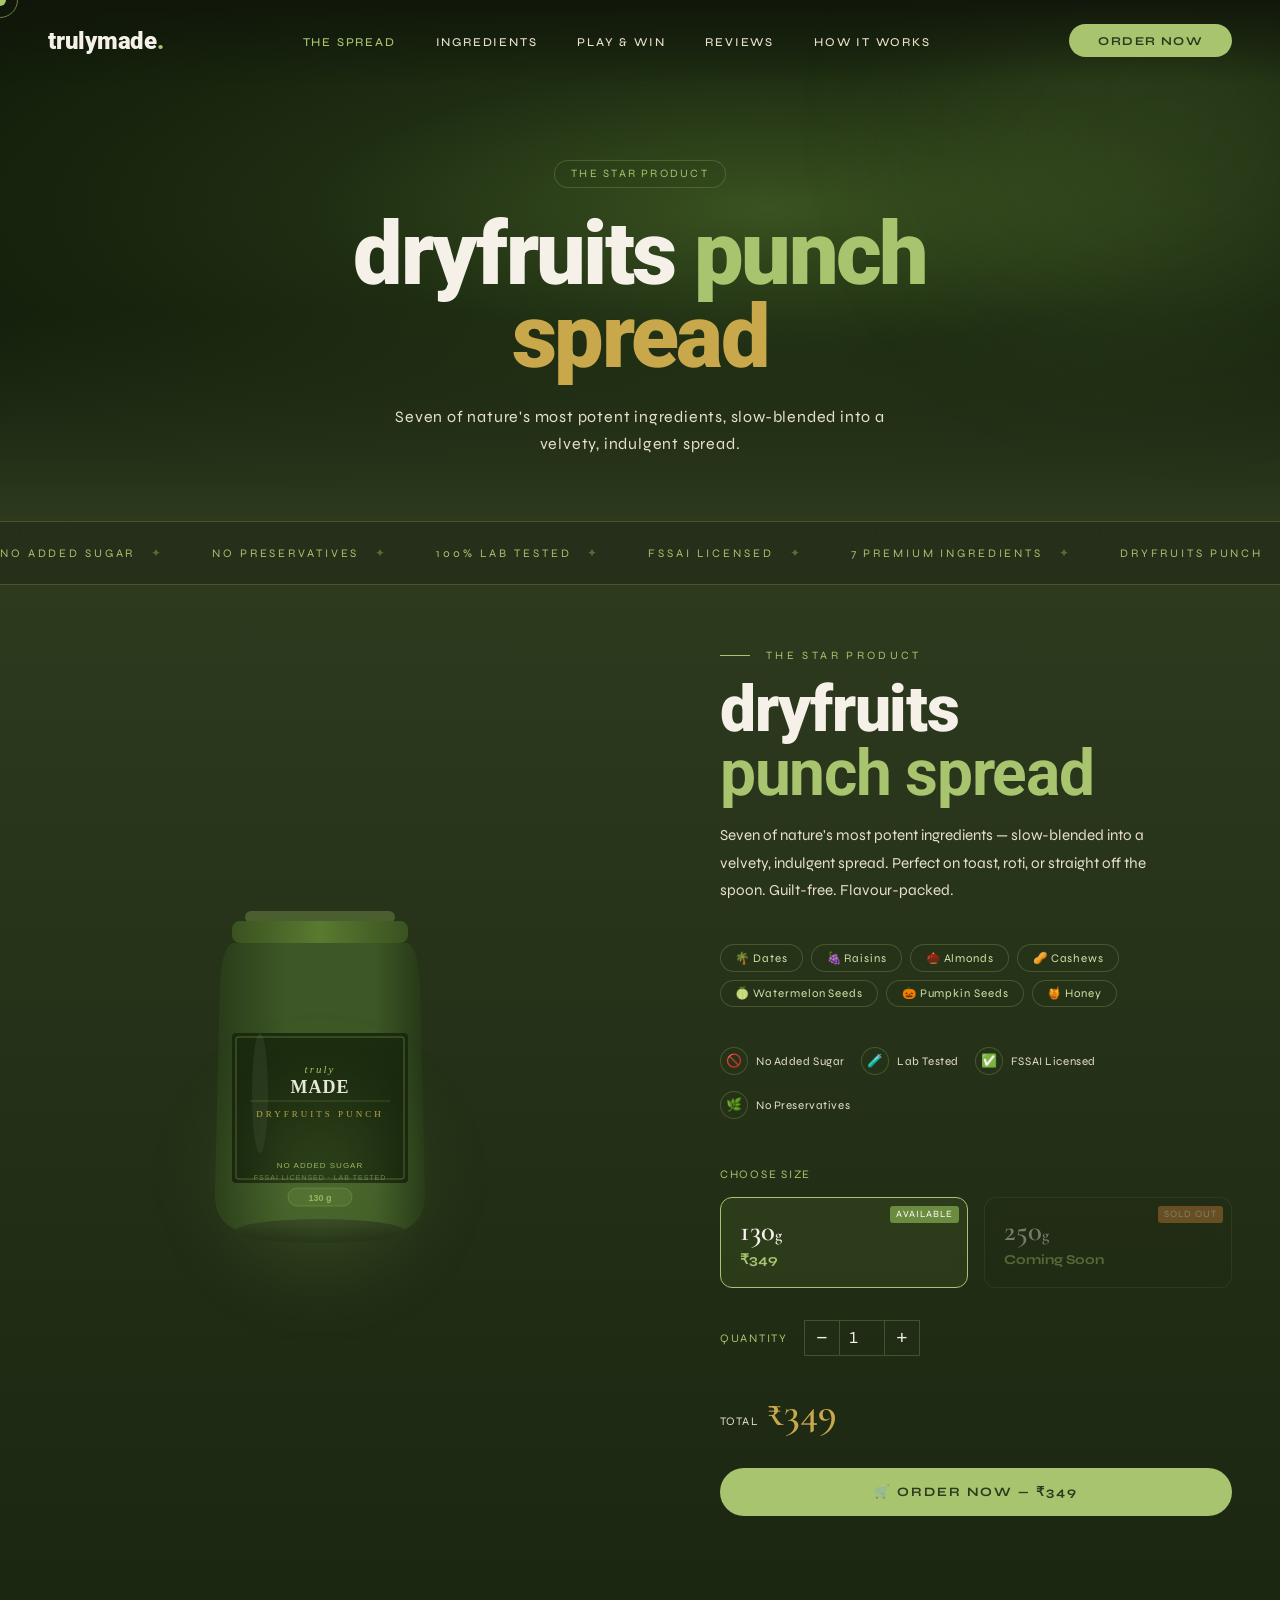
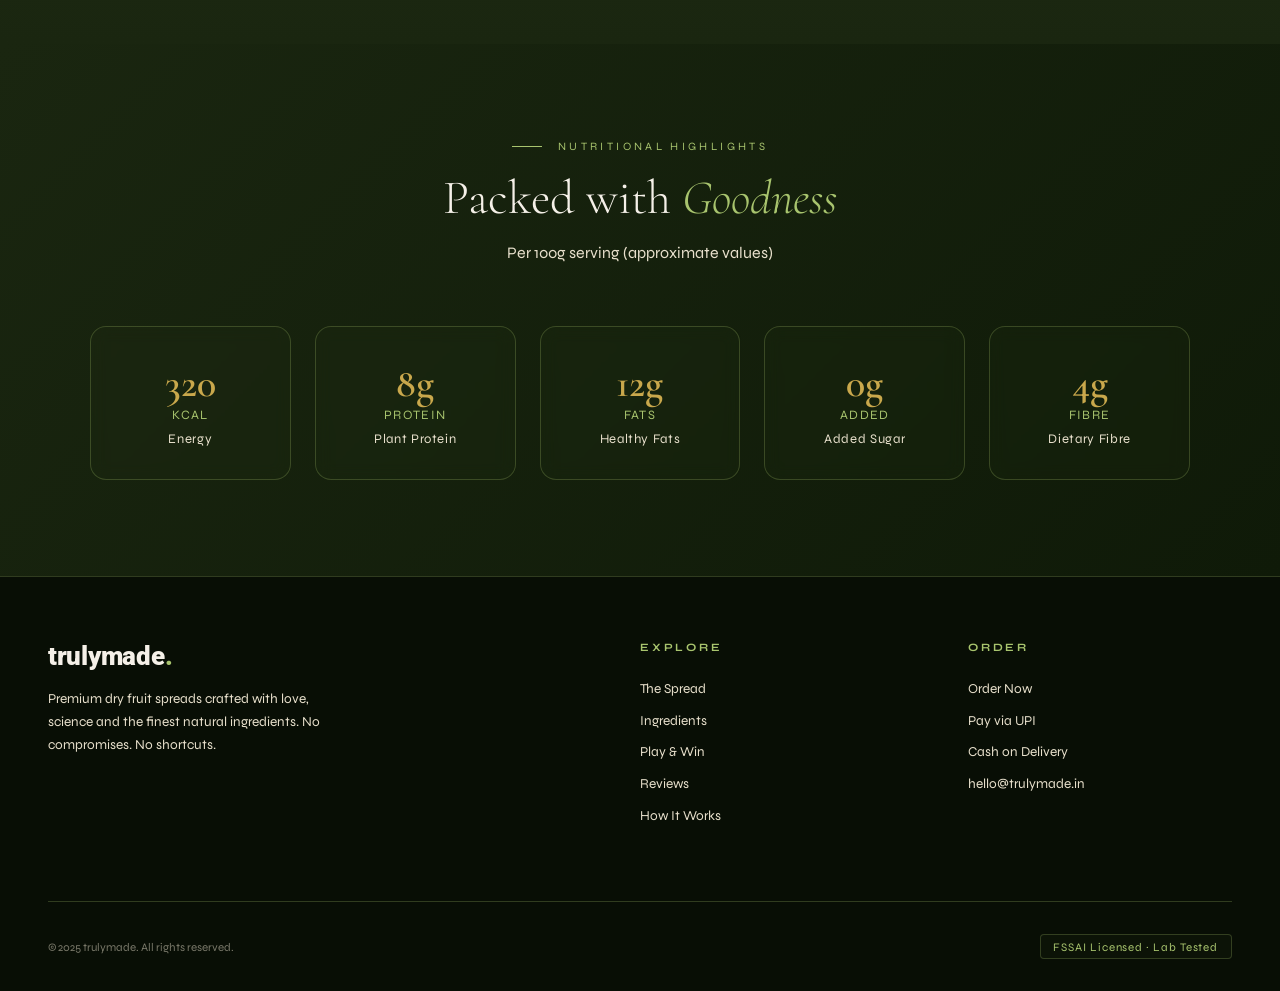
<file: product.html>
<!DOCTYPE html>
<html lang="en">
<head>
 <!-- Google Tag Manager -->
<script>(function(w,d,s,l,i){w[l]=w[l]||[];w[l].push({'gtm.start':
new Date().getTime(),event:'gtm.js'});var f=d.getElementsByTagName(s)[0],
j=d.createElement(s),dl=l!='dataLayer'?'&l='+l:'';j.async=true;j.src=
'https://www.googletagmanager.com/gtm.js?id='+i+dl;f.parentNode.insertBefore(j,f);
})(window,document,'script','dataLayer','GTM-52VMQ9FN');</script>
<!-- End Google Tag Manager -->
</script>
    <meta charset="UTF-8">
    <meta name="viewport" content="width=device-width, initial-scale=1.0">
    <title>The Spread — trulymade.</title>
    <link rel="preconnect" href="https://fonts.googleapis.com">
    <link href="https://fonts.googleapis.com/css2?family=Cormorant+Garamond:ital,wght@0,300;0,400;0,600;1,300;1,400&family=Syne:wght@400;500;700;800&family=DM+Mono:wght@300;400&family=Roboto:wght@400;700;900&display=swap" rel="stylesheet">
    <link rel="stylesheet" href="shared.css">
    <style>
        .product-section { padding:4rem 3rem 8rem;background:linear-gradient(to bottom,var(--olive-deep),#1a2610);position:relative; }
        .product-grid { display:grid;grid-template-columns:1fr 1fr;gap:6rem;align-items:center;max-width:1200px;margin:0 auto; }
        .product-visual { position:relative;display:flex;justify-content:center;align-items:center; }
        .jar-container { position:relative;width:320px;height:380px;animation:jarFloat 4s ease-in-out infinite; }
        @keyframes jarFloat { 0%,100%{transform:translateY(0)}50%{transform:translateY(-15px)} }
        .jar-glow { position:absolute;width:250px;height:250px;background:radial-gradient(circle,rgba(107,140,62,.4),transparent 70%);bottom:-30px;left:50%;transform:translateX(-50%);filter:blur(30px);border-radius:50%; }
        .jar-svg { width:100%;height:100%; }
        .product-info { padding-left:2rem; }
        .product-title { font-family:'Roboto',sans-serif;font-size:clamp(2.5rem,5vw,4rem);line-height:1;font-weight:900;letter-spacing:-.02em;text-transform:lowercase;margin-bottom:1rem; }
        .product-title strong { color:var(--olive-light); }
        .product-desc { color:var(--cream-dark);line-height:1.8;font-size:.95rem;margin-bottom:2.5rem;max-width:440px; }
        .ingredient-pills { display:flex;flex-wrap:wrap;gap:.5rem;margin-bottom:2.5rem; }
        .pill { background:var(--glass);border:1px solid var(--glass-border);padding:.35rem .9rem;border-radius:100px;font-size:.72rem;letter-spacing:.08em;color:var(--olive-pale);backdrop-filter:blur(8px);transition:all .3s; }
        .pill:hover { background:rgba(107,140,62,.2);border-color:var(--olive-light);transform:translateY(-2px); }
        .badges-row { display:flex;gap:1rem;flex-wrap:wrap;margin-bottom:3rem; }
        .badge-item { display:flex;align-items:center;gap:.5rem;font-size:.72rem;color:var(--cream-dark);letter-spacing:.05em; }
        .badge-icon { width:28px;height:28px;border-radius:50%;background:var(--glass);border:1px solid var(--glass-border);display:flex;align-items:center;justify-content:center;font-size:.8rem; }

        /* SIZE SELECTOR */
        .size-section { margin-bottom:2rem; }
        .size-label { font-size:.72rem;letter-spacing:.15em;text-transform:uppercase;color:var(--olive-light);margin-bottom:1rem;display:block; }
        .size-options { display:flex;gap:1rem; }
        .size-card { flex:1;border:1px solid var(--glass-border);padding:1.2rem;cursor:pointer;transition:all .3s;position:relative;background:var(--glass);backdrop-filter:blur(8px);border-radius:12px; }
        .size-card.active { border-color:var(--olive-light);background:rgba(107,140,62,.15); }
        .size-card.unavailable { opacity:.4;cursor:not-allowed;pointer-events:none; }
        .size-card input { display:none; }
        .size-weight { font-family:'Cormorant Garamond',serif;font-size:1.8rem;font-weight:600;color:var(--cream);display:block;line-height:1; }
        .size-price { font-size:.85rem;color:var(--olive-light);font-weight:700;margin-top:.3rem;display:block; }
        .size-tag { position:absolute;top:.5rem;right:.5rem;font-size:.6rem;letter-spacing:.1em;text-transform:uppercase;background:var(--amber);color:white;padding:.15rem .4rem;border-radius:3px; }
        .size-tag.avail { background:var(--olive-bright); }
        .qty-row { display:flex;align-items:center;gap:1rem;margin-bottom:2rem; }
        .qty-label { font-size:.72rem;letter-spacing:.15em;text-transform:uppercase;color:var(--olive-light); }
        .qty-ctrl { display:flex;align-items:center; }
        .qty-btn { width:36px;height:36px;background:var(--glass);border:1px solid var(--glass-border);color:var(--cream);font-size:1.2rem;cursor:pointer;transition:all .2s;display:flex;align-items:center;justify-content:center; }
        .qty-btn:hover { background:rgba(107,140,62,.2);color:var(--olive-light); }
        .qty-num { width:44px;height:36px;background:transparent;border-top:1px solid var(--glass-border);border-bottom:1px solid var(--glass-border);border-left:none;border-right:none;color:var(--cream);font-family:'DM Mono',monospace;font-size:1rem;text-align:center; }
        .order-total { display:flex;align-items:baseline;gap:.5rem;margin-bottom:2rem; }
        .total-label { font-size:.72rem;letter-spacing:.1em;text-transform:uppercase;color:var(--cream-dark); }
        .total-amount { font-family:'Cormorant Garamond',serif;font-size:2.5rem;font-weight:600;color:var(--gold); }

        /* NUTRITION */
        .nutrition-section { padding:6rem 3rem;background:linear-gradient(135deg,#1a2610,#0f1a08); }
        .nutrition-inner { max-width:1100px;margin:0 auto; }
        .nutrition-header { text-align:center;margin-bottom:4rem; }
        .nutrition-header h2 { font-family:'Cormorant Garamond',serif;font-size:clamp(2rem,4vw,3rem);font-weight:300; }
        .nutrition-grid { display:grid;grid-template-columns:repeat(auto-fit,minmax(200px,1fr));gap:1.5rem; }
        .nutrition-card { background:var(--glass);border:1px solid var(--glass-border);padding:2rem;text-align:center;backdrop-filter:blur(8px);border-radius:16px;transition:all .4s; }
        .nutrition-card:hover { border-color:var(--olive-light);transform:translateY(-5px); }
        .nutrition-val { font-family:'Cormorant Garamond',serif;font-size:2.5rem;font-weight:600;color:var(--gold); }
        .nutrition-unit { font-size:.8rem;color:var(--olive-light);letter-spacing:.1em;text-transform:uppercase; }
        .nutrition-name { font-size:.82rem;color:var(--cream-dark);margin-top:.5rem;letter-spacing:.05em; }

        @keyframes confettiFall{0%{transform:translateY(-50px) rotate(0);opacity:1}100%{transform:translateY(300px) rotate(720deg);opacity:0}}
        @media(max-width:768px){
            .product-grid{grid-template-columns:1fr;gap:3rem;}
            .product-info{padding-left:0;}
            .jar-container{width:220px;height:270px;margin:0 auto;}
            .product-section,.nutrition-section{padding:3rem 1.5rem;}
        }
    </style>
</head>
<body>
    <!-- Google Tag Manager (noscript) -->
<noscript><iframe src="https://www.googletagmanager.com/ns.html?id=GTM-52VMQ9FN"
height="0" width="0" style="display:none;visibility:hidden"></iframe></noscript>
<!-- End Google Tag Manager (noscript) -->
    <section class="page-banner">
        <div style="position:absolute;inset:0;background:radial-gradient(ellipse 80% 60% at 60% 40%,#3a5220 0%,#1e2d12 45%,#0f1a08 100%)"></div>
        <div class="hero-orb" style="width:400px;height:400px;background:rgba(107,140,62,.18);top:-80px;right:-80px;animation:orbFloat 8s ease-in-out infinite;position:absolute;border-radius:50%;filter:blur(80px);pointer-events:none;"></div>
        <div class="page-banner-content">
            <div class="page-badge">The Star Product</div>
            <h1 class="page-title">Dryfruits <em>Punch</em><br><span class="accent">Spread</span></h1>
            <p class="page-sub">Seven of nature's most potent ingredients, slow-blended into a velvety, indulgent spread.</p>
        </div>
    </section>

    <div class="marquee-section">
        <div class="marquee-track">
            <span class="marquee-item">No Added Sugar</span><span class="marquee-item">No Preservatives</span>
            <span class="marquee-item">100% Lab Tested</span><span class="marquee-item">FSSAI Licensed</span>
            <span class="marquee-item">7 Premium Ingredients</span><span class="marquee-item">Dryfruits Punch</span>
            <span class="marquee-item">130g Jar</span><span class="marquee-item">Handcrafted Goodness</span>
            <span class="marquee-item">No Added Sugar</span><span class="marquee-item">No Preservatives</span>
            <span class="marquee-item">100% Lab Tested</span><span class="marquee-item">FSSAI Licensed</span>
            <span class="marquee-item">7 Premium Ingredients</span><span class="marquee-item">Dryfruits Punch</span>
            <span class="marquee-item">130g Jar</span><span class="marquee-item">Handcrafted Goodness</span>
        </div>
    </div>

    <section class="product-section">
        <div class="product-grid">
            <div class="product-visual reveal">
                <div class="jar-container">
                    <div class="jar-glow"></div>
                    <svg class="jar-svg" viewBox="0 0 320 380" fill="none" xmlns="http://www.w3.org/2000/svg">
                        <rect x="85" y="18" width="150" height="12" rx="6" fill="#4a5e2f"/>
                        <rect x="72" y="28" width="176" height="22" rx="8" fill="url(#lidGradP)"/>
                        <path d="M72 50 Q62 55 60 90 L55 300 Q54 330 80 338 L240 338 Q266 330 265 300 L260 90 Q258 55 248 50 Z" fill="url(#jarGradP)"/>
                        <rect x="72" y="140" width="176" height="150" rx="4" fill="url(#labelGradP)" opacity=".95"/>
                        <rect x="76" y="144" width="168" height="142" rx="2" fill="none" stroke="rgba(168,196,110,0.4)" stroke-width="1"/>
                        <text x="160" y="180" text-anchor="middle" font-family="Georgia,serif" font-size="11" font-style="italic" fill="#a8c46e" letter-spacing="2">truly</text>
                        <text x="160" y="200" text-anchor="middle" font-family="Georgia,serif" font-size="18" font-weight="bold" fill="#f5f0e8" letter-spacing="1">MADE</text>
                        <line x1="90" y1="208" x2="230" y2="208" stroke="rgba(168,196,110,0.3)" stroke-width=".8"/>
                        <text x="160" y="224" text-anchor="middle" font-family="Georgia,serif" font-size="9" fill="#c9a84c" letter-spacing="3">DRYFRUITS PUNCH</text>
                        <text x="107" y="252" text-anchor="middle" font-size="14">🌰</text>
                        <text x="134" y="252" text-anchor="middle" font-size="14">🍯</text>
                        <text x="160" y="252" text-anchor="middle" font-size="14">🌿</text>
                        <text x="186" y="252" text-anchor="middle" font-size="14">🫐</text>
                        <text x="213" y="252" text-anchor="middle" font-size="14">🌱</text>
                        <text x="160" y="275" text-anchor="middle" font-family="Arial,sans-serif" font-size="8" fill="#a8c46e" letter-spacing="1">NO ADDED SUGAR</text>
                        <text x="160" y="287" text-anchor="middle" font-family="Arial,sans-serif" font-size="7" fill="rgba(168,196,110,0.6)" letter-spacing="1">FSSAI LICENSED · LAB TESTED</text>
                        <rect x="128" y="295" width="64" height="18" rx="9" fill="rgba(107,140,62,0.3)" stroke="rgba(168,196,110,0.4)" stroke-width=".8"/>
                        <text x="160" y="308" text-anchor="middle" font-family="Arial,sans-serif" font-size="9" fill="#a8c46e" font-weight="bold">130 g</text>
                        <ellipse cx="100" cy="200" rx="8" ry="60" fill="rgba(255,255,255,0.06)"/>
                        <ellipse cx="160" cy="338" rx="85" ry="12" fill="url(#bottomGradP)"/>
                        <defs>
                            <linearGradient id="jarGradP" x1="60" y1="0" x2="280" y2="0" gradientUnits="userSpaceOnUse">
                                <stop offset="0%" stop-color="#2a3d1a"/><stop offset="30%" stop-color="#3d5826"/>
                                <stop offset="70%" stop-color="#3d5826"/><stop offset="100%" stop-color="#1e2d12"/>
                            </linearGradient>
                            <linearGradient id="lidGradP" x1="0" y1="0" x2="1" y2="0">
                                <stop offset="0%" stop-color="#3a5220"/><stop offset="50%" stop-color="#5a7a30"/><stop offset="100%" stop-color="#3a5220"/>
                            </linearGradient>
                            <linearGradient id="labelGradP" x1="0" y1="0" x2="0" y2="1">
                                <stop offset="0%" stop-color="#1a2a0e"/><stop offset="100%" stop-color="#0f1a08"/>
                            </linearGradient>
                            <linearGradient id="bottomGradP" x1="0" y1="0" x2="0" y2="1">
                                <stop offset="0%" stop-color="#2d3a1e"/><stop offset="100%" stop-color="#1a2610"/>
                            </linearGradient>
                        </defs>
                    </svg>
                </div>
            </div>

            <div class="product-info reveal" style="transition-delay:.15s">
                <div class="section-label">The Star Product</div>
                <h2 class="product-title">Dryfruits<br><strong>Punch Spread</strong></h2>
                <p class="product-desc">Seven of nature's most potent ingredients — slow-blended into a velvety, indulgent spread. Perfect on toast, roti, or straight off the spoon. Guilt-free. Flavour-packed.</p>

                <div class="ingredient-pills">
                    <span class="pill">🌴 Dates</span><span class="pill">🍇 Raisins</span>
                    <span class="pill">🌰 Almonds</span><span class="pill">🥜 Cashews</span>
                    <span class="pill">🍈 Watermelon Seeds</span><span class="pill">🎃 Pumpkin Seeds</span>
                    <span class="pill">🍯 Honey</span>
                </div>

                <div class="badges-row">
                    <div class="badge-item"><div class="badge-icon">🚫</div>No Added Sugar</div>
                    <div class="badge-item"><div class="badge-icon">🧪</div>Lab Tested</div>
                    <div class="badge-item"><div class="badge-icon">✅</div>FSSAI Licensed</div>
                    <div class="badge-item"><div class="badge-icon">🌿</div>No Preservatives</div>
                </div>

                <div class="size-section">
                    <span class="size-label">Choose Size</span>
                    <div class="size-options">
                        <label class="size-card active" id="card130" onclick="selectSize(130,349,this)">
                            <input type="radio" name="size" value="130" checked>
                            <span class="size-weight">130<small style="font-size:1rem">g</small></span>
                            <span class="size-price">₹349</span>
                            <span class="size-tag avail">Available</span>
                        </label>
                        <label class="size-card unavailable" id="card250">
                            <input type="radio" name="size" value="250" disabled>
                            <span class="size-weight">250<small style="font-size:1rem">g</small></span>
                            <span class="size-price">Coming Soon</span>
                            <span class="size-tag">Sold Out</span>
                        </label>
                    </div>
                </div>

                <div class="qty-row">
                    <span class="qty-label">Quantity</span>
                    <div class="qty-ctrl">
                        <button class="qty-btn" onclick="changeQty(-1)">−</button>
                        <input class="qty-num" type="number" id="qtyInput" value="1" min="1" max="20" readonly>
                        <button class="qty-btn" onclick="changeQty(1)">+</button>
                    </div>
                </div>

                <div class="order-total">
                    <span class="total-label">Total</span>
                    <span class="total-amount" id="totalAmount">₹349</span>
                </div>

                <a href="order.html" class="btn-primary" style="width:100%;display:block;text-align:center;" id="orderBtn">
                    <span>🛒 Order Now — ₹349</span>
                </a>
            </div>
        </div>
    </section>

    <!-- NUTRITION -->
    <section class="nutrition-section">
        <div class="nutrition-inner">
            <div class="nutrition-header reveal">
                <div class="section-label" style="justify-content:center">Nutritional Highlights</div>
                <h2>Packed with <em style="color:var(--olive-light)">Goodness</em></h2>
                <p style="color:var(--cream-dark);margin-top:1rem">Per 100g serving (approximate values)</p>
            </div>
            <div class="nutrition-grid">
                <div class="nutrition-card reveal">
                    <div class="nutrition-val">320</div>
                    <div class="nutrition-unit">kcal</div>
                    <div class="nutrition-name">Energy</div>
                </div>
                <div class="nutrition-card reveal" style="transition-delay:.1s">
                    <div class="nutrition-val">8g</div>
                    <div class="nutrition-unit">protein</div>
                    <div class="nutrition-name">Plant Protein</div>
                </div>
                <div class="nutrition-card reveal" style="transition-delay:.2s">
                    <div class="nutrition-val">12g</div>
                    <div class="nutrition-unit">fats</div>
                    <div class="nutrition-name">Healthy Fats</div>
                </div>
                <div class="nutrition-card reveal" style="transition-delay:.3s">
                    <div class="nutrition-val">0g</div>
                    <div class="nutrition-unit">added</div>
                    <div class="nutrition-name">Added Sugar</div>
                </div>
                <div class="nutrition-card reveal" style="transition-delay:.4s">
                    <div class="nutrition-val">4g</div>
                    <div class="nutrition-unit">fibre</div>
                    <div class="nutrition-name">Dietary Fibre</div>
                </div>
            </div>
        </div>
    </section>

    <script src="shared.js"></script>
    <script>
        injectNav('product');

        let selSize = 130, price = 349, qty = 1;

        function selectSize(size, p, el) {
            document.querySelectorAll('.size-card').forEach(c => c.classList.remove('active'));
            el.classList.add('active');
            selSize = size; price = p;
            updateTotal();
        }

        function changeQty(d) {
            qty = Math.max(1, Math.min(20, qty + d));
            document.getElementById('qtyInput').value = qty;
            updateTotal();
        }

        function updateTotal() {
            const total = price * qty;
            document.getElementById('totalAmount').textContent = '₹' + total;
            document.getElementById('orderBtn').querySelector('span').textContent = `🛒 Order Now — ₹${total}`;
            // Pass params to order page via URL
            document.getElementById('orderBtn').href = `order.html?size=${selSize}&qty=${qty}&price=${price}`;
        }
    </script>
</body>
</html>
</file>
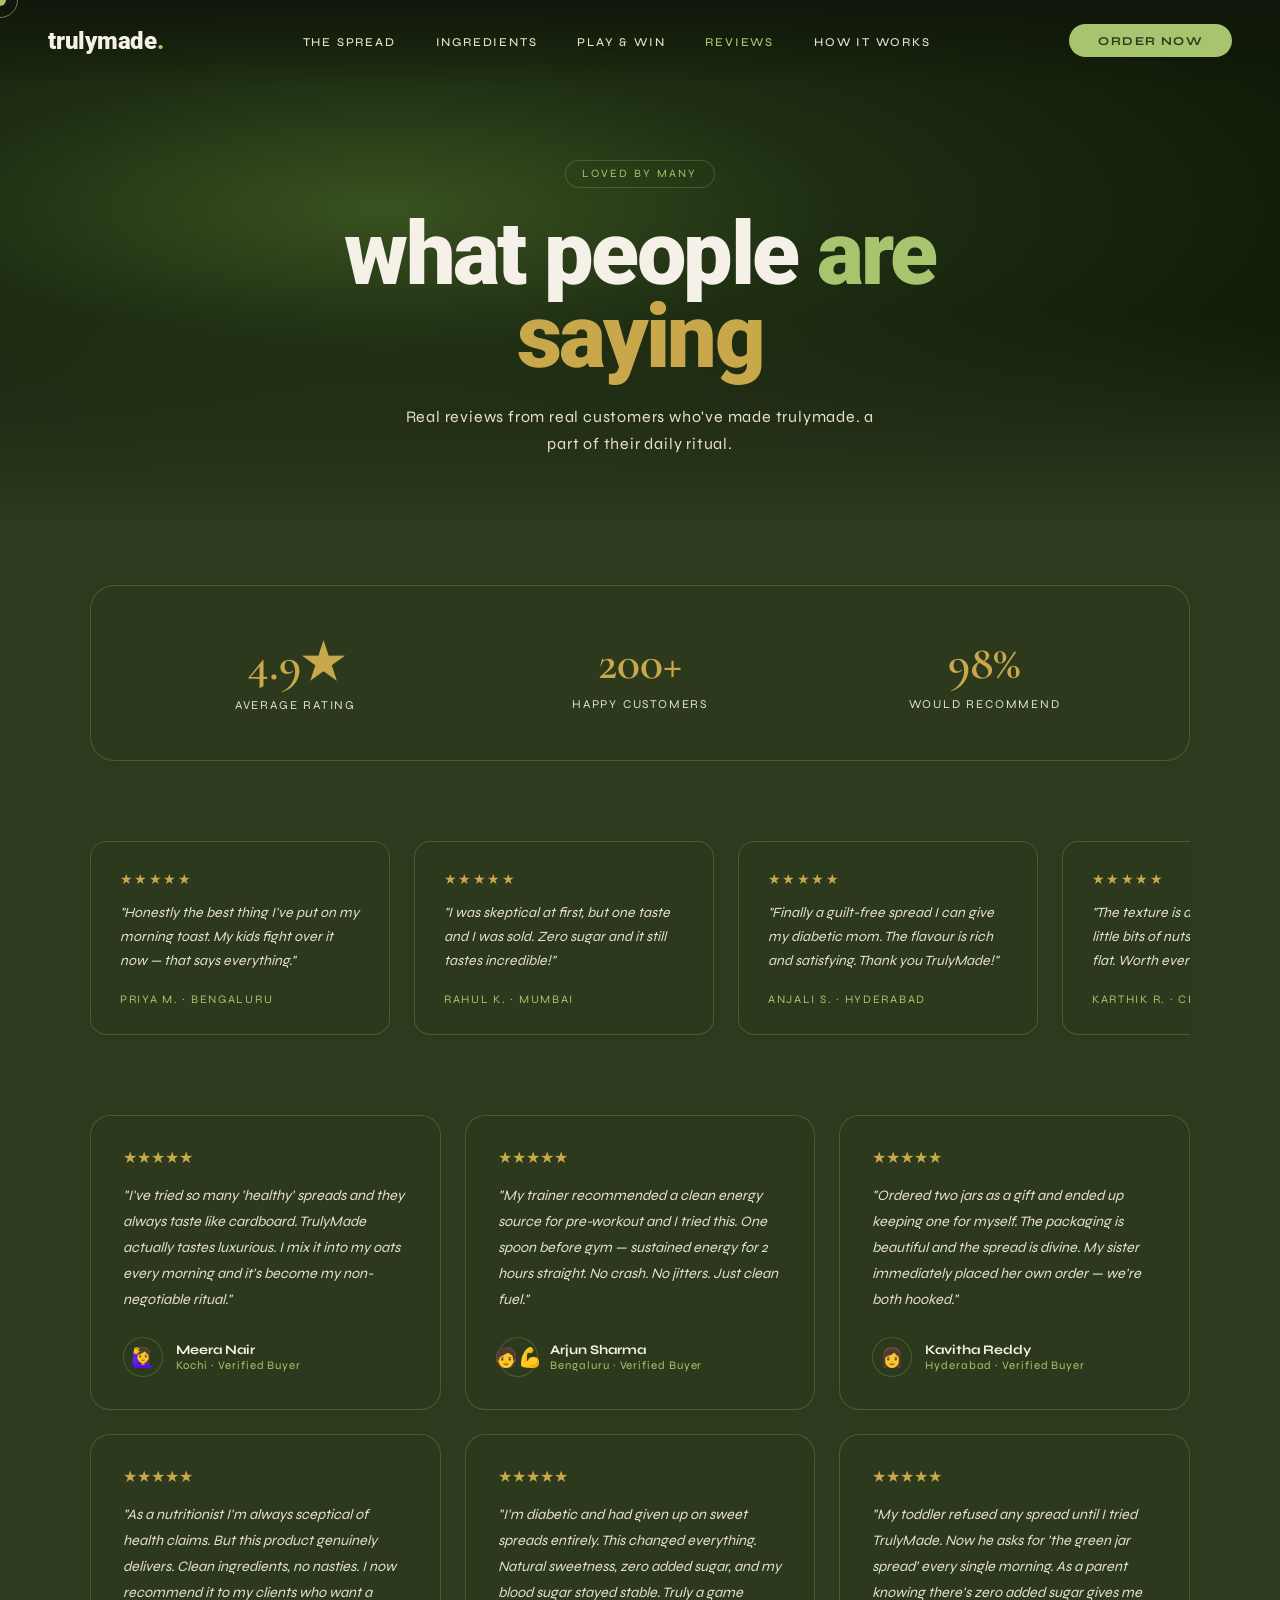
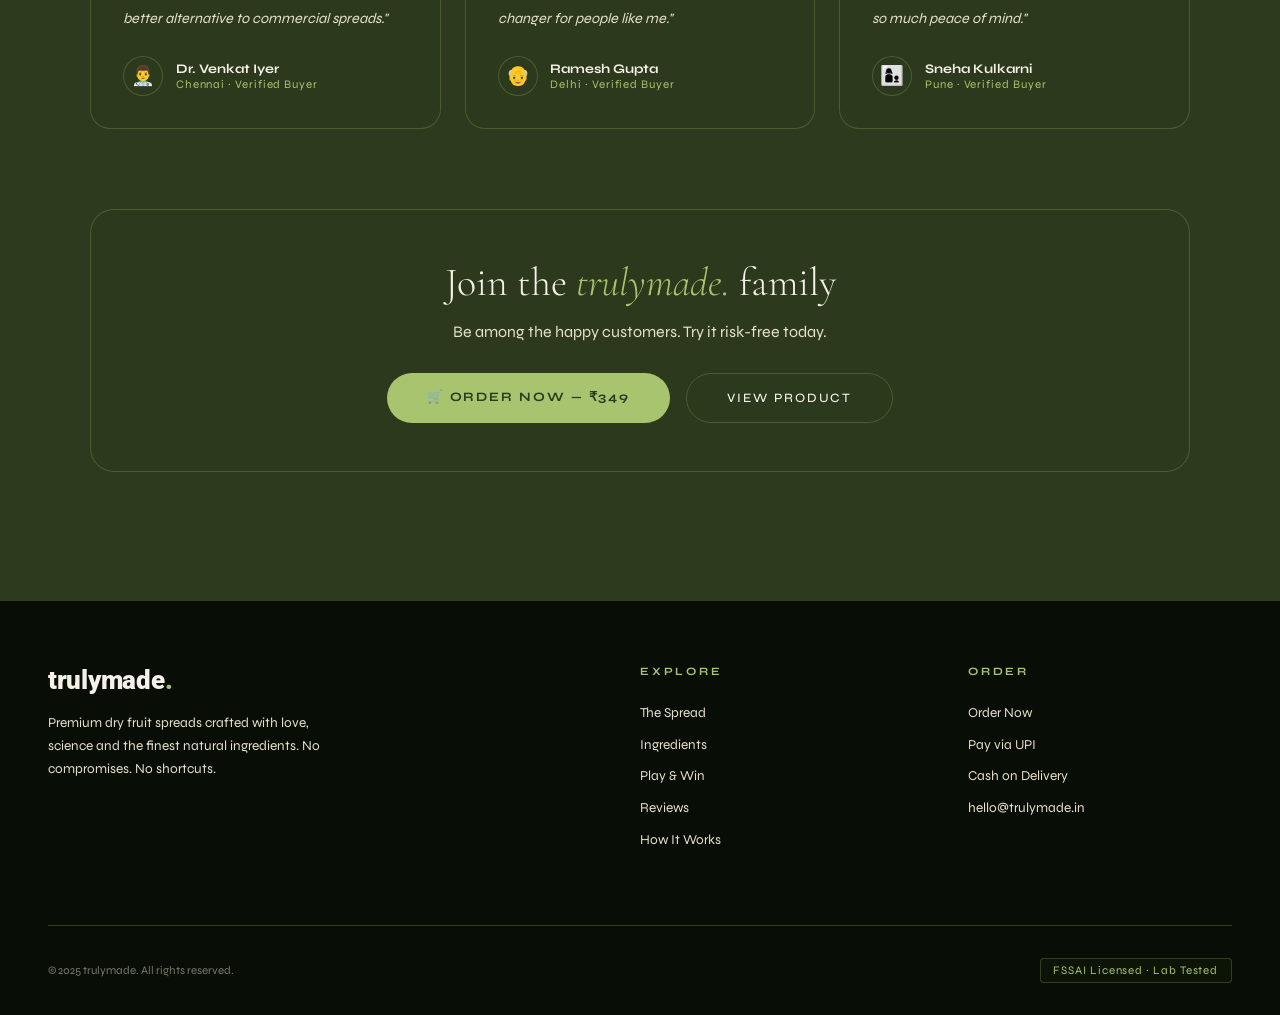
<file: reviews.html>
<!DOCTYPE html>
<html lang="en">
<head>
   <!-- Google Tag Manager -->
<script>(function(w,d,s,l,i){w[l]=w[l]||[];w[l].push({'gtm.start':
new Date().getTime(),event:'gtm.js'});var f=d.getElementsByTagName(s)[0],
j=d.createElement(s),dl=l!='dataLayer'?'&l='+l:'';j.async=true;j.src=
'https://www.googletagmanager.com/gtm.js?id='+i+dl;f.parentNode.insertBefore(j,f);
})(window,document,'script','dataLayer','GTM-52VMQ9FN');</script>
<!-- End Google Tag Manager -->
</script>
    <meta charset="UTF-8">
    <meta name="viewport" content="width=device-width, initial-scale=1.0">
    <title>Reviews — trulymade.</title>
    <link rel="preconnect" href="https://fonts.googleapis.com">
    <link href="https://fonts.googleapis.com/css2?family=Cormorant+Garamond:ital,wght@0,300;0,400;0,600;1,300;1,400&family=Syne:wght@400;500;700;800&family=DM+Mono:wght@300;400&family=Roboto:wght@400;700;900&display=swap" rel="stylesheet">
    <link rel="stylesheet" href="shared.css">
    <style>
        .reviews-section { padding:4rem 3rem 8rem;background:var(--olive-deep);position:relative;overflow:hidden; }
        .reviews-inner { max-width:1100px;margin:0 auto; }

        /* MARQUEE REVIEWS */
        .reviews-marquee { overflow:hidden;margin-bottom:5rem; }
        .reviews-track { display:flex;gap:1.5rem;animation:marquee 25s linear infinite; }
        .reviews-track:hover { animation-play-state:paused; }
        .review-card { flex-shrink:0;width:300px;background:var(--glass);border:1px solid var(--glass-border);padding:1.8rem;backdrop-filter:blur(10px);border-radius:16px; }
        .review-stars { color:var(--gold);font-size:.9rem;letter-spacing:.1em;margin-bottom:.8rem; }
        .review-text { font-size:.88rem;color:var(--cream-dark);line-height:1.7;font-style:italic;margin-bottom:1.2rem; }
        .review-author { font-size:.72rem;letter-spacing:.15em;text-transform:uppercase;color:var(--olive-light); }

        /* GRID REVIEWS */
        .reviews-grid { display:grid;grid-template-columns:repeat(auto-fit,minmax(300px,1fr));gap:1.5rem;margin-bottom:5rem; }
        .review-grid-card { background:var(--glass);border:1px solid var(--glass-border);padding:2rem;backdrop-filter:blur(10px);border-radius:20px;transition:all .4s; }
        .review-grid-card:hover { border-color:var(--olive-light);transform:translateY(-5px); }
        .review-grid-stars { color:var(--gold);font-size:1rem;margin-bottom:1rem; }
        .review-grid-text { font-size:.9rem;color:var(--cream-dark);line-height:1.8;font-style:italic;margin-bottom:1.5rem; }
        .review-grid-author { display:flex;align-items:center;gap:.8rem; }
        .review-avatar { width:40px;height:40px;border-radius:50%;background:var(--glass);border:1px solid var(--glass-border);display:flex;align-items:center;justify-content:center;font-size:1.2rem; }
        .review-author-info .name { font-size:.82rem;font-weight:700;color:var(--cream); }
        .review-author-info .location { font-size:.72rem;color:var(--olive-light);letter-spacing:.08em; }

        /* STATS */
        .stats-row { display:grid;grid-template-columns:repeat(3,1fr);gap:2rem;margin-bottom:5rem;padding:3rem;background:var(--glass);border:1px solid var(--glass-border);border-radius:24px;backdrop-filter:blur(12px); }
        .stat-item { text-align:center; }
        .stat-num { font-family:'Cormorant Garamond',serif;font-size:3rem;font-weight:600;color:var(--gold); }
        .stat-label { font-size:.75rem;letter-spacing:.15em;text-transform:uppercase;color:var(--cream-dark);margin-top:.3rem; }

        .cta-section { text-align:center;padding:3rem;background:var(--glass);border:1px solid var(--glass-border);border-radius:24px;backdrop-filter:blur(12px); }
        .cta-section h3 { font-family:'Cormorant Garamond',serif;font-size:2.5rem;font-weight:300;margin-bottom:1rem; }

        @keyframes confettiFall{0%{transform:translateY(-50px) rotate(0);opacity:1}100%{transform:translateY(300px) rotate(720deg);opacity:0}}
        @media(max-width:768px){
            .stats-row{grid-template-columns:1fr;gap:1rem;}
            .reviews-section{padding:3rem 1.5rem;}
        }
    </style>
</head>
<body>
    <!-- Google Tag Manager (noscript) -->
<noscript><iframe src="https://www.googletagmanager.com/ns.html?id=GTM-52VMQ9FN"
height="0" width="0" style="display:none;visibility:hidden"></iframe></noscript>
<!-- End Google Tag Manager (noscript) -->
    <section class="page-banner">
        <div style="position:absolute;inset:0;background:radial-gradient(ellipse 80% 60% at 30% 40%,#3a5220 0%,#1e2d12 45%,#0f1a08 100%)"></div>
        <div class="page-banner-content">
            <div class="page-badge">Loved by Many</div>
            <h1 class="page-title">What People <em>Are</em><br><span class="accent">Saying</span></h1>
            <p class="page-sub">Real reviews from real customers who've made trulymade. a part of their daily ritual.</p>
        </div>
    </section>

    <section class="reviews-section">
        <div class="reviews-inner">
            <!-- STATS -->
            <div class="stats-row reveal">
                <div class="stat-item">
                    <div class="stat-num">4.9★</div>
                    <div class="stat-label">Average Rating</div>
                </div>
                <div class="stat-item">
                    <div class="stat-num">200+</div>
                    <div class="stat-label">Happy Customers</div>
                </div>
                <div class="stat-item">
                    <div class="stat-num">98%</div>
                    <div class="stat-label">Would Recommend</div>
                </div>
            </div>

            <!-- MARQUEE -->
            <div class="reviews-marquee">
                <div class="reviews-track">
                    <div class="review-card"><div class="review-stars">★★★★★</div><p class="review-text">"Honestly the best thing I've put on my morning toast. My kids fight over it now — that says everything."</p><div class="review-author">Priya M. · Bengaluru</div></div>
                    <div class="review-card"><div class="review-stars">★★★★★</div><p class="review-text">"I was skeptical at first, but one taste and I was sold. Zero sugar and it still tastes incredible!"</p><div class="review-author">Rahul K. · Mumbai</div></div>
                    <div class="review-card"><div class="review-stars">★★★★★</div><p class="review-text">"Finally a guilt-free spread I can give my diabetic mom. The flavour is rich and satisfying. Thank you TrulyMade!"</p><div class="review-author">Anjali S. · Hyderabad</div></div>
                    <div class="review-card"><div class="review-stars">★★★★★</div><p class="review-text">"The texture is divine — smooth with little bits of nuts. I finish a jar in 3 days flat. Worth every rupee."</p><div class="review-author">Karthik R. · Chennai</div></div>
                    <div class="review-card"><div class="review-stars">★★★★★</div><p class="review-text">"Gifted this to my colleague and she called me to order 5 more jars. Speaks for itself!"</p><div class="review-author">Deepa V. · Pune</div></div>
                    <div class="review-card"><div class="review-stars">★★★★★</div><p class="review-text">"Lab tested and FSSAI certified — that's what won me over first. The taste kept me coming back."</p><div class="review-author">Suresh T. · Delhi</div></div>
                    <!-- Duplicates for loop -->
                    <div class="review-card"><div class="review-stars">★★★★★</div><p class="review-text">"Honestly the best thing I've put on my morning toast. My kids fight over it now — that says everything."</p><div class="review-author">Priya M. · Bengaluru</div></div>
                    <div class="review-card"><div class="review-stars">★★★★★</div><p class="review-text">"I was skeptical at first, but one taste and I was sold. Zero sugar and it still tastes incredible!"</p><div class="review-author">Rahul K. · Mumbai</div></div>
                </div>
            </div>

            <!-- GRID -->
            <div class="reviews-grid">
                <div class="review-grid-card reveal">
                    <div class="review-grid-stars">★★★★★</div>
                    <p class="review-grid-text">"I've tried so many 'healthy' spreads and they always taste like cardboard. TrulyMade actually tastes luxurious. I mix it into my oats every morning and it's become my non-negotiable ritual."</p>
                    <div class="review-grid-author"><div class="review-avatar">🙋‍♀️</div><div class="review-author-info"><div class="name">Meera Nair</div><div class="location">Kochi · Verified Buyer</div></div></div>
                </div>
                <div class="review-grid-card reveal" style="transition-delay:.1s">
                    <div class="review-grid-stars">★★★★★</div>
                    <p class="review-grid-text">"My trainer recommended a clean energy source for pre-workout and I tried this. One spoon before gym — sustained energy for 2 hours straight. No crash. No jitters. Just clean fuel."</p>
                    <div class="review-grid-author"><div class="review-avatar">🧑‍💪</div><div class="review-author-info"><div class="name">Arjun Sharma</div><div class="location">Bengaluru · Verified Buyer</div></div></div>
                </div>
                <div class="review-grid-card reveal" style="transition-delay:.2s">
                    <div class="review-grid-stars">★★★★★</div>
                    <p class="review-grid-text">"Ordered two jars as a gift and ended up keeping one for myself. The packaging is beautiful and the spread is divine. My sister immediately placed her own order — we're both hooked."</p>
                    <div class="review-grid-author"><div class="review-avatar">👩</div><div class="review-author-info"><div class="name">Kavitha Reddy</div><div class="location">Hyderabad · Verified Buyer</div></div></div>
                </div>
                <div class="review-grid-card reveal" style="transition-delay:.3s">
                    <div class="review-grid-stars">★★★★★</div>
                    <p class="review-grid-text">"As a nutritionist I'm always sceptical of health claims. But this product genuinely delivers. Clean ingredients, no nasties. I now recommend it to my clients who want a better alternative to commercial spreads."</p>
                    <div class="review-grid-author"><div class="review-avatar">👨‍⚕️</div><div class="review-author-info"><div class="name">Dr. Venkat Iyer</div><div class="location">Chennai · Verified Buyer</div></div></div>
                </div>
                <div class="review-grid-card reveal" style="transition-delay:.1s">
                    <div class="review-grid-stars">★★★★★</div>
                    <p class="review-grid-text">"I'm diabetic and had given up on sweet spreads entirely. This changed everything. Natural sweetness, zero added sugar, and my blood sugar stayed stable. Truly a game changer for people like me."</p>
                    <div class="review-grid-author"><div class="review-avatar">👴</div><div class="review-author-info"><div class="name">Ramesh Gupta</div><div class="location">Delhi · Verified Buyer</div></div></div>
                </div>
                <div class="review-grid-card reveal" style="transition-delay:.2s">
                    <div class="review-grid-stars">★★★★★</div>
                    <p class="review-grid-text">"My toddler refused any spread until I tried TrulyMade. Now he asks for 'the green jar spread' every single morning. As a parent knowing there's zero added sugar gives me so much peace of mind."</p>
                    <div class="review-grid-author"><div class="review-avatar">👩‍👦</div><div class="review-author-info"><div class="name">Sneha Kulkarni</div><div class="location">Pune · Verified Buyer</div></div></div>
                </div>
            </div>

            <div class="cta-section reveal">
                <h3>Join the <em style="color:var(--olive-light)">trulymade.</em> family</h3>
                <p style="color:var(--cream-dark);margin-bottom:2rem">Be among the happy customers. Try it risk-free today.</p>
                <div style="display:flex;gap:1rem;justify-content:center;flex-wrap:wrap;">
                    <a href="order.html" class="btn-primary"><span>🛒 Order Now — ₹349</span></a>
                    <a href="product.html" class="btn-secondary">View Product</a>
                </div>
            </div>
        </div>
    </section>

    <script src="shared.js"></script>
    <script>injectNav('reviews');</script>
</body>
</html>
</file>
<file: shared.css>
:root {
    --olive-deep: #2d3a1e;
    --olive-mid: #4a5e2f;
    --olive-bright: #6b8c3e;
    --olive-light: #a8c46e;
    --olive-pale: #d4e4a8;
    --cream: #f5f0e8;
    --cream-dark: #e8e0cc;
    --gold: #c9a84c;
    --gold-light: #e8c96a;
    --amber: #d4813a;
    --off-white: #faf8f3;
    --text-dark: #1a2010;
    --text-mid: #3d4f26;
    --glass: rgba(45, 58, 30, 0.12);
    --glass-border: rgba(168, 196, 110, 0.25);
}

*,*::before,*::after { box-sizing: border-box; margin: 0; padding: 0; }
html { scroll-behavior: smooth; overflow-x: hidden; }
body { font-family: 'Syne', sans-serif; background: var(--olive-deep); color: var(--cream); cursor: none; overflow-x: hidden; }

body::before {
    content: '';
    position: fixed; inset: 0;
    background-image: url("data:image/svg+xml,%3Csvg viewBox='0 0 256 256' xmlns='http://www.w3.org/2000/svg'%3E%3Cfilter id='noise'%3E%3CfeTurbulence type='fractalNoise' baseFrequency='0.9' numOctaves='4' stitchTiles='stitch'/%3E%3C/filter%3E%3Crect width='100%25' height='100%25' filter='url(%23noise)' opacity='0.04'/%3E%3C/svg%3E");
    pointer-events: none; z-index: 0; opacity: 0.5;
}

#cursor { position:fixed;width:12px;height:12px;background:var(--olive-light);border-radius:50%;pointer-events:none;z-index:9999;transition:transform .15s ease,background .2s;transform:translate(-50%,-50%); }
#cursor-follower { position:fixed;width:36px;height:36px;border:1.5px solid var(--olive-light);border-radius:50%;pointer-events:none;z-index:9998;transition:transform .35s cubic-bezier(.23,1,.32,1),opacity .2s;transform:translate(-50%,-50%);opacity:.6; }
.cursor-grow #cursor { transform:translate(-50%,-50%) scale(2.5);background:var(--gold); }
.cursor-grow #cursor-follower { transform:translate(-50%,-50%) scale(1.8);opacity:.3; }

/* SCROLL PROGRESS */
.scroll-progress { position:fixed;top:0;left:0;height:2px;background:linear-gradient(to right,var(--olive-light),var(--gold));z-index:200;transition:width .1s; }

/* NAV */
nav { position:fixed;top:0;left:0;right:0;z-index:100;padding:1.5rem 3rem;display:flex;align-items:center;justify-content:space-between;background:linear-gradient(to bottom,rgba(17,23,11,0.95),transparent);backdrop-filter:blur(2px);transition:background .3s,backdrop-filter .3s; }
nav.scrolled { background:rgba(13,21,8,0.97);backdrop-filter:blur(20px); }
.nav-logo { font-family:'Roboto',sans-serif;font-size:1.5rem;font-weight:900;letter-spacing:-.01em;color:var(--cream);text-decoration:none;text-transform:lowercase; }
.nav-logo span { color:var(--olive-light); }
.nav-links { display:flex;gap:2.5rem;list-style:none; }
.nav-links a { font-size:.75rem;letter-spacing:.15em;text-transform:uppercase;color:var(--cream-dark);text-decoration:none;transition:color .3s;font-weight:500; }
.nav-links a:hover,.nav-links a.active { color:var(--olive-light); }
.nav-cta { background:var(--olive-light);color:var(--olive-deep);border:none;padding:.6rem 1.8rem;font-family:'Syne',sans-serif;font-size:.75rem;font-weight:700;letter-spacing:.12em;text-transform:uppercase;cursor:none;transition:all .3s;border-radius:100px;text-decoration:none;display:inline-block; }
.nav-cta:hover { background:var(--gold);transform:translateY(-1px);box-shadow:0 8px 24px rgba(107,140,62,.35); }
.nav-hamburger { display:none;flex-direction:column;gap:5px;background:none;border:none;cursor:pointer;padding:4px; }
.nav-hamburger span { display:block;width:24px;height:2px;background:var(--cream);border-radius:2px;transition:all .3s; }

/* PAGE HERO BANNER (for inner pages) */
.page-banner { padding:10rem 3rem 4rem;position:relative;text-align:center;overflow:hidden;background:radial-gradient(ellipse 80% 60% at 60% 40%,#3a5220 0%,#1e2d12 45%,#0f1a08 100%); }
.page-banner::after { content:'';position:absolute;inset:0;background:linear-gradient(to bottom,transparent 60%,var(--olive-deep));pointer-events:none; }
.page-banner-content { position:relative;z-index:2; }
.page-badge { display:inline-flex;align-items:center;gap:.5rem;background:var(--glass);border:1px solid var(--glass-border);padding:.4rem 1rem;border-radius:100px;font-size:.7rem;letter-spacing:.2em;text-transform:uppercase;color:var(--olive-light);margin-bottom:1.5rem;backdrop-filter:blur(8px); }
.page-title { font-family:'Roboto',sans-serif;font-size:clamp(2.5rem,7vw,5.5rem);font-weight:900;letter-spacing:-.03em;text-transform:lowercase;line-height:.95; }
.page-title em { font-style:normal;color:var(--olive-light); }
.page-title .accent { color:var(--gold); }
.page-sub { margin-top:1.5rem;font-size:1rem;color:var(--cream-dark);letter-spacing:.05em;line-height:1.7;max-width:500px;margin-inline:auto; }

/* MARQUEE */
.marquee-section { padding:1.5rem 0;overflow:hidden;border-top:1px solid var(--glass-border);border-bottom:1px solid var(--glass-border);background:rgba(0,0,0,.2); }
.marquee-track { display:flex;gap:3rem;white-space:nowrap;animation:marquee 20s linear infinite; }
.marquee-track:hover { animation-play-state:paused; }
.marquee-item { font-size:.72rem;letter-spacing:.25em;text-transform:uppercase;color:var(--olive-light);display:flex;align-items:center;gap:1rem;flex-shrink:0; }
.marquee-item::after { content:'✦';opacity:.4; }
@keyframes marquee { 0%{transform:translateX(0)} 100%{transform:translateX(-50%)} }

/* SECTION LABEL */
.section-label { font-size:.7rem;letter-spacing:.3em;text-transform:uppercase;color:var(--olive-light);margin-bottom:1rem;display:flex;align-items:center;gap:1rem; }
.section-label::before { content:'';width:30px;height:1px;background:var(--olive-light); }

/* BUTTONS */
.btn-primary { background:var(--olive-light);color:var(--olive-deep);border:none;padding:1rem 2.5rem;font-family:'Syne',sans-serif;font-weight:700;font-size:.8rem;letter-spacing:.15em;text-transform:uppercase;cursor:none;transition:all .4s cubic-bezier(.23,1,.32,1);border-radius:100px;position:relative;overflow:hidden;display:inline-block;text-decoration:none;text-align:center; }
.btn-primary::after { content:'';position:absolute;inset:0;background:var(--gold);transform:scaleX(0);transform-origin:right;transition:transform .4s cubic-bezier(.23,1,.32,1);border-radius:100px; }
.btn-primary:hover::after { transform:scaleX(1);transform-origin:left; }
.btn-primary:hover { transform:translateY(-3px);box-shadow:0 20px 40px rgba(107,140,62,.3); }
.btn-primary span { position:relative;z-index:1; }
.btn-secondary { background:transparent;color:var(--cream);border:1.5px solid var(--glass-border);padding:1rem 2.5rem;font-family:'Syne',sans-serif;font-weight:500;font-size:.8rem;letter-spacing:.15em;text-transform:uppercase;cursor:none;transition:all .3s;backdrop-filter:blur(8px);border-radius:100px;display:inline-block;text-decoration:none;text-align:center; }
.btn-secondary:hover { border-color:var(--olive-light);color:var(--olive-light);transform:translateY(-3px); }

/* GLASS CARD */
.glass-card { background:var(--glass);border:1px solid var(--glass-border);backdrop-filter:blur(12px);border-radius:20px;padding:2rem; }

/* FOOTER */
footer { background:#080e05;padding:4rem 3rem 2rem;border-top:1px solid var(--glass-border); }
.footer-grid { display:grid;grid-template-columns:2fr 1fr 1fr;gap:4rem;margin-bottom:4rem; }
.footer-brand .logo { font-family:'Roboto',sans-serif;font-size:1.6rem;font-weight:900;color:var(--cream);text-transform:lowercase;letter-spacing:-.01em;margin-bottom:1rem;display:block;text-decoration:none; }
.footer-brand .logo span { color:var(--olive-light); }
.footer-brand p { font-size:.85rem;color:var(--cream-dark);line-height:1.7;max-width:280px; }
.footer-col h4 { font-size:.7rem;letter-spacing:.25em;text-transform:uppercase;color:var(--olive-light);margin-bottom:1.5rem; }
.footer-col ul { list-style:none; }
.footer-col li { margin-bottom:.8rem; }
.footer-col a { font-size:.85rem;color:var(--cream-dark);text-decoration:none;transition:color .3s; }
.footer-col a:hover { color:var(--olive-light); }
.footer-bottom { border-top:1px solid var(--glass-border);padding-top:2rem;display:flex;justify-content:space-between;align-items:center; }
.footer-copy { font-size:.72rem;color:var(--cream-dark);opacity:.5; }
.fssai-badge { font-size:.72rem;color:var(--olive-light);letter-spacing:.08em;background:var(--glass);border:1px solid var(--glass-border);padding:.3rem .8rem;border-radius:4px; }

/* ANIMATIONS */
@keyframes fadeUp { from{opacity:0;transform:translateY(30px)}to{opacity:1;transform:translateY(0)} }
@keyframes orbFloat { 0%,100%{transform:translateY(0) scale(1)}50%{transform:translateY(-30px) scale(1.05)} }
.reveal { opacity:0;transform:translateY(40px);transition:opacity .8s ease,transform .8s ease; }
.reveal.visible { opacity:1;transform:translateY(0); }

/* MOBILE NAV */
.mobile-menu { display:none;position:fixed;inset:0;background:rgba(13,21,8,.97);backdrop-filter:blur(20px);z-index:99;flex-direction:column;align-items:center;justify-content:center;gap:2rem; }
.mobile-menu.open { display:flex; }
.mobile-menu a { font-size:1.5rem;letter-spacing:.2em;text-transform:uppercase;color:var(--cream-dark);text-decoration:none;font-weight:700;transition:color .3s; }
.mobile-menu a:hover { color:var(--olive-light); }
.mobile-menu-close { position:absolute;top:2rem;right:2rem;background:none;border:none;color:var(--cream);font-size:2rem;cursor:pointer; }

@media(max-width:768px){
    nav { padding:1rem 1.5rem; }
    .nav-links { display:none; }
    .nav-cta { display:none; }
    .nav-hamburger { display:flex; }
    .page-banner { padding:8rem 1.5rem 3rem; }
    .footer-grid { grid-template-columns:1fr;gap:2rem; }
}
</file>
